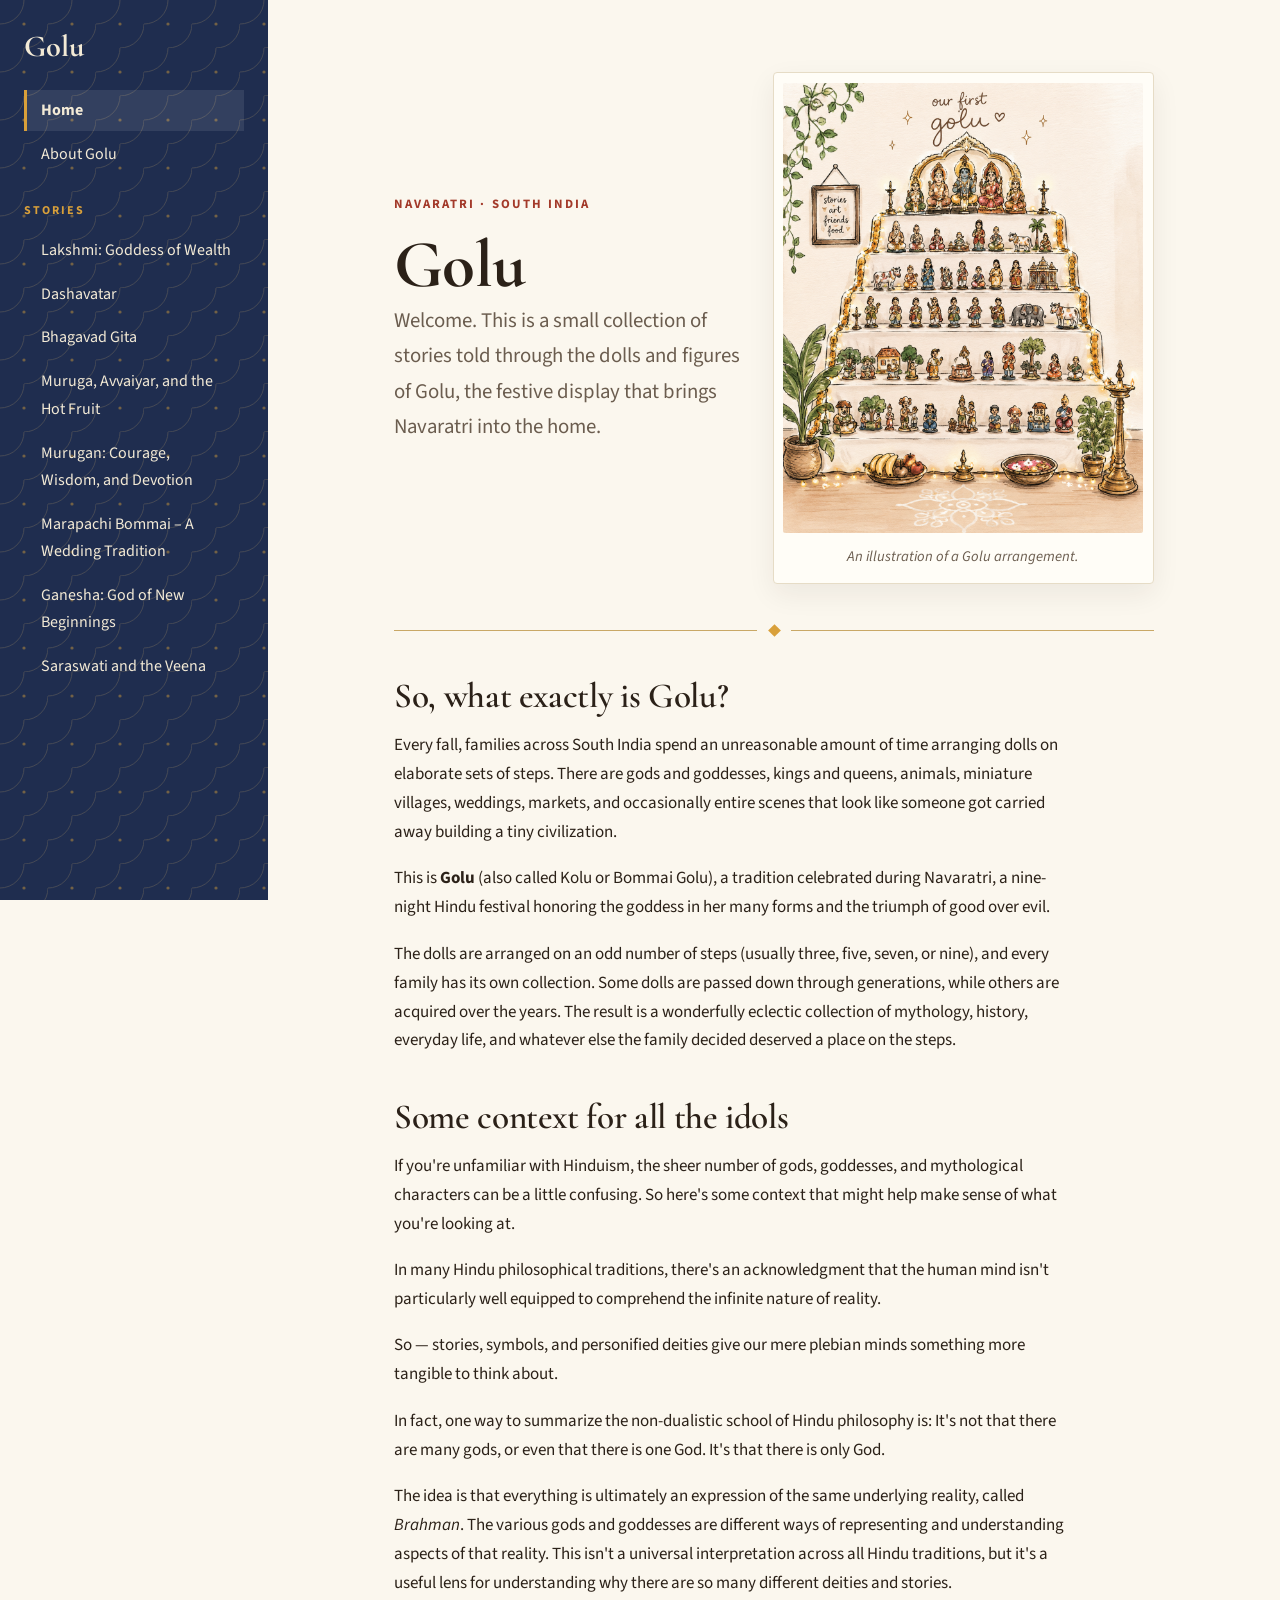
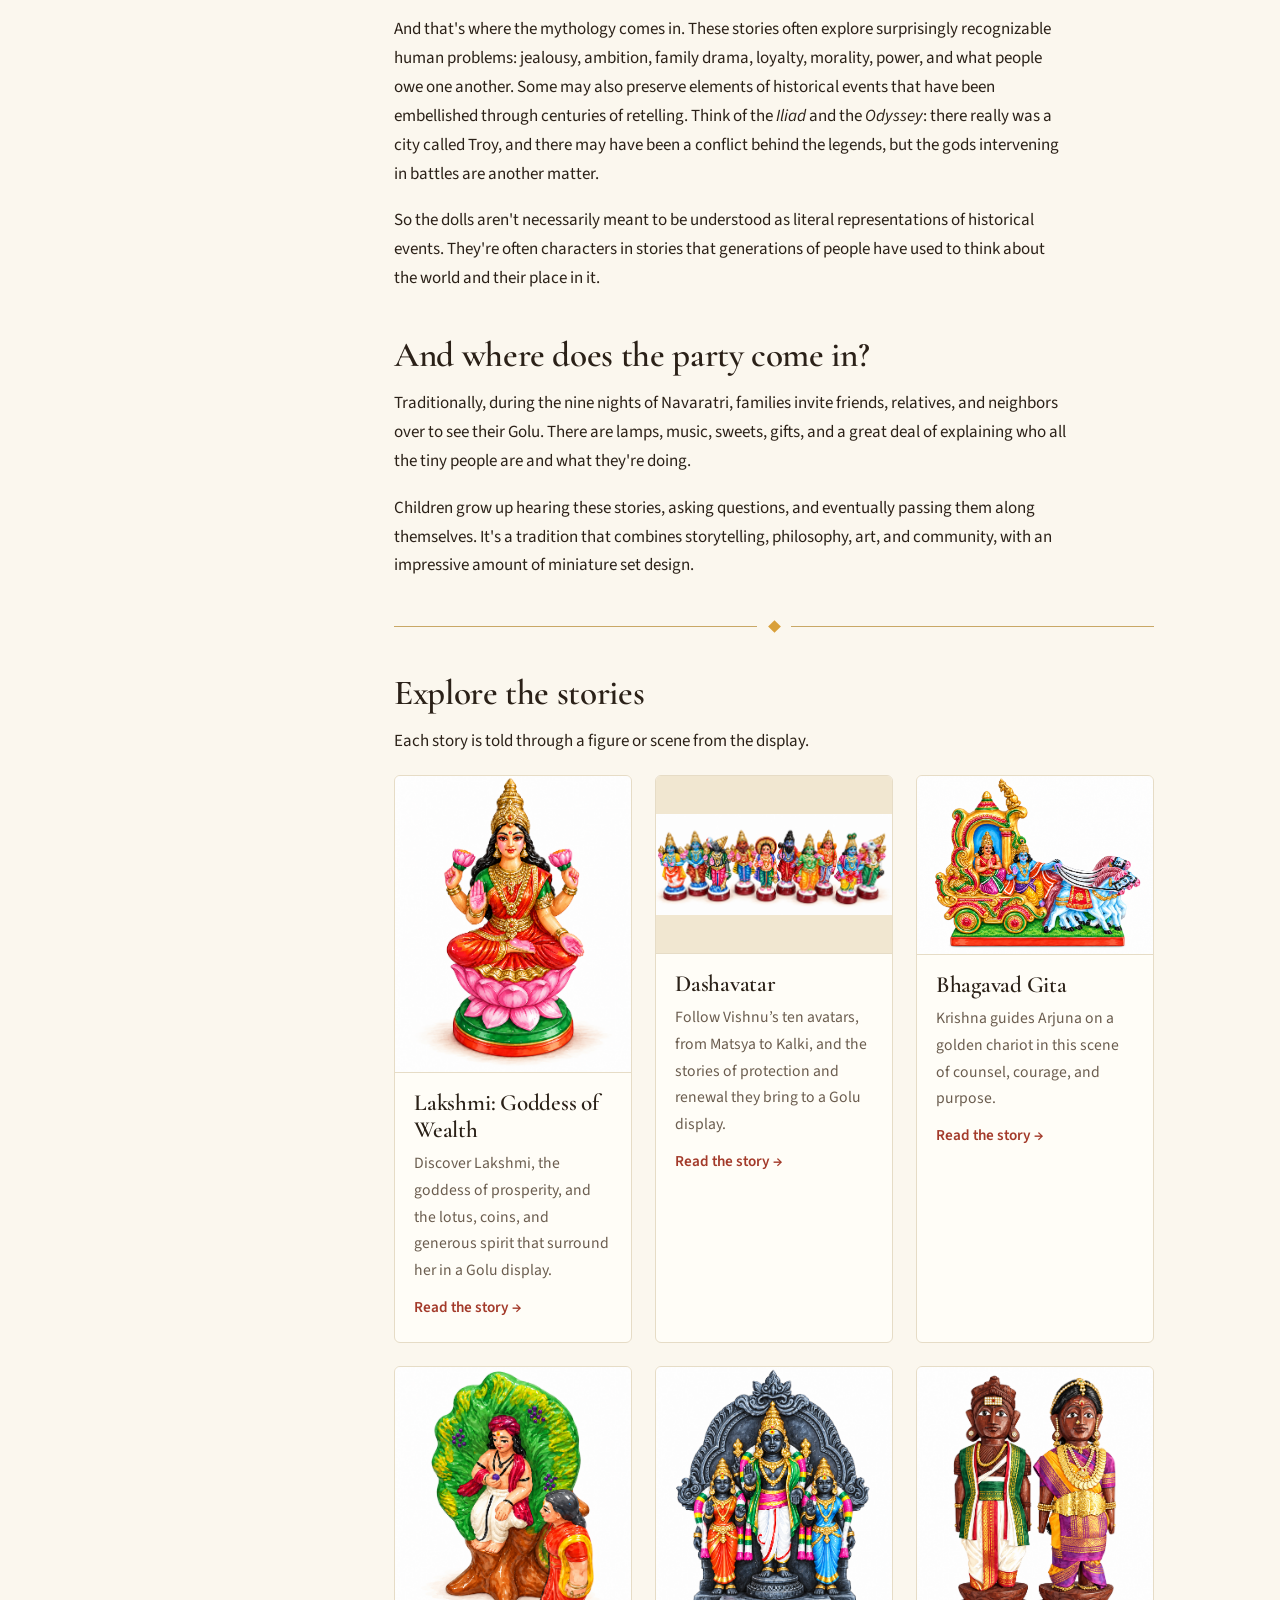
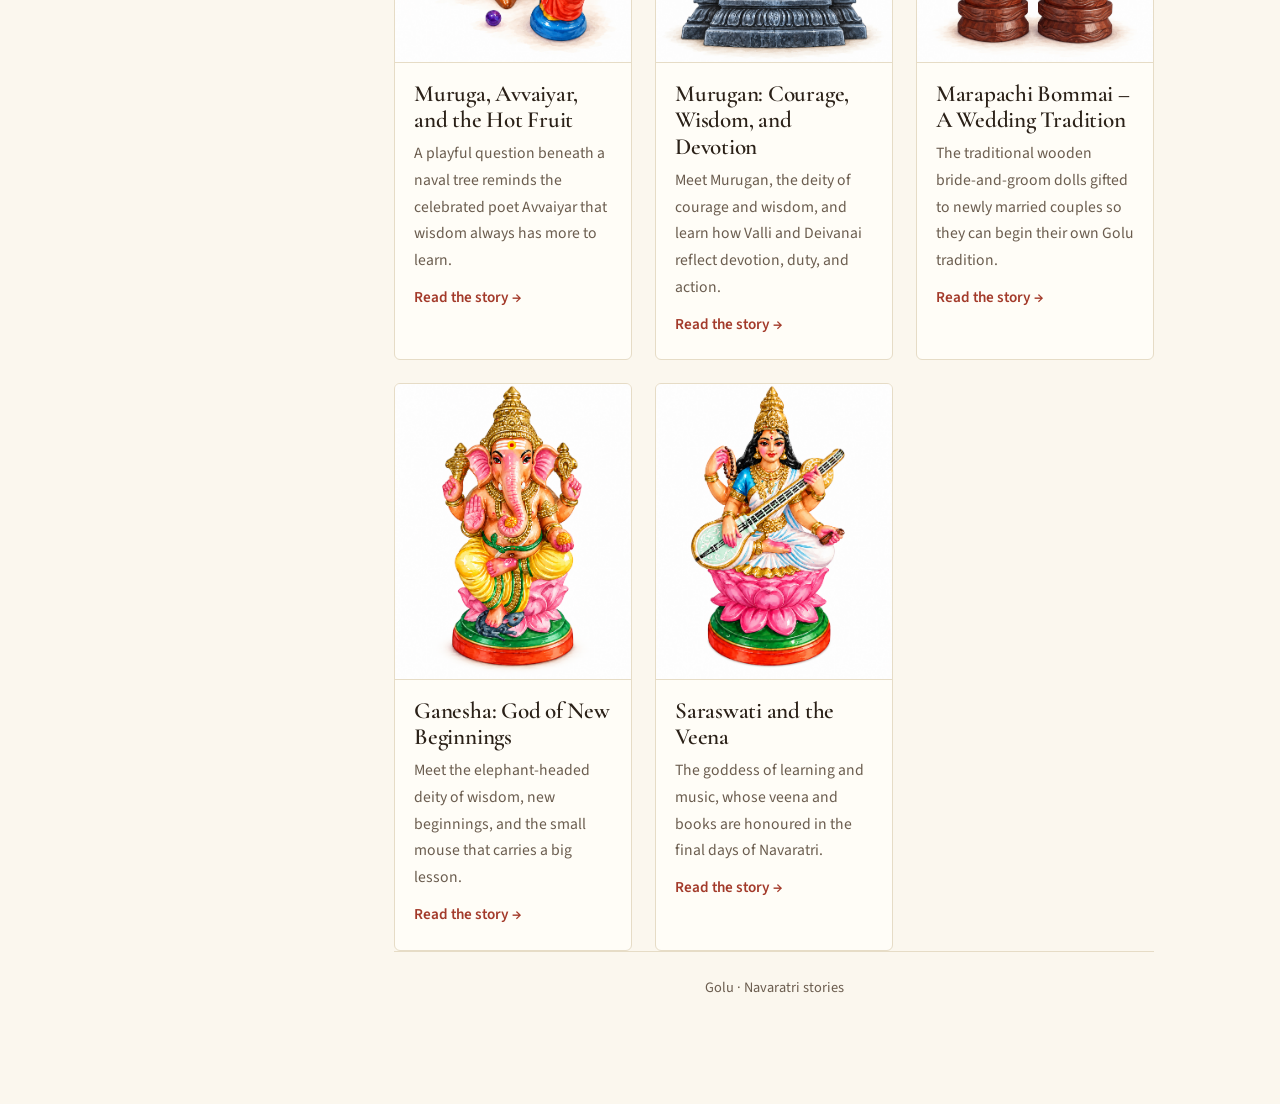
<file: index.html>
<!doctype html>
<html lang="en">
  <head>
    <meta charset="utf-8" />
    <meta name="viewport" content="width=device-width, initial-scale=1" />
    <meta name="description" content="Golu: the South Indian Navaratri tradition of displaying dolls on tiered steps, and the stories they tell." />
    <title>Golu · Dolls, Stories, and Navaratri</title>
    <link rel="preconnect" href="https://fonts.googleapis.com" />
    <link rel="preconnect" href="https://fonts.gstatic.com" crossorigin />
    <link href="https://fonts.googleapis.com/css2?family=Cormorant+Garamond:wght@600;700&family=Source+Sans+3:wght@400;600;700&display=swap" rel="stylesheet" />
    <link rel="stylesheet" href="assets/styles.css" />
    <script src="assets/js/stories.js" defer></script>
    <script src="assets/js/site.js" defer></script>
  </head>
  <body data-root="./" data-page="home">
    <a class="skip-link" href="#main">Skip to content</a>

    <div class="layout">
      <aside class="sidebar" data-sidebar></aside>

      <main class="content" id="main">
        <!-- HERO -->
        <section class="hero" aria-labelledby="golu-title">
          <div>
            <p class="eyebrow">Navaratri · South India</p>
            <h1 id="golu-title">Golu</h1>
            <p class="lede">
              Welcome. This is a small collection of stories told through the dolls and
              figures of Golu, the festive display that brings Navaratri into the home.
            </p>
          </div>
          <figure class="plate hero-art">
            <img
              src="assets/images/golu-hero.png"
              alt="Illustration of dolls arranged on tiered steps, with a decorative pot at the top"
              width="1000"
              height="800"
            />
            <figcaption>An illustration of a Golu arrangement.</figcaption>
          </figure>
        </section>

        <div class="ornament" aria-hidden="true"><span></span></div>

        <!-- WHAT IS GOLU? — edit this text in index.html -->
        <section class="about" id="about" aria-labelledby="about-title">
          <h2 id="about-title">So, what exactly is Golu?</h2>
          <p>
            Every fall, families across South India spend an unreasonable amount of time
            arranging dolls on elaborate sets of steps. There are gods and goddesses, kings and
            queens, animals, miniature villages, weddings, markets, and occasionally entire
            scenes that look like someone got carried away building a tiny civilization.
          </p>
          <p>
            This is <strong>Golu</strong> (also called Kolu or Bommai Golu), a tradition
            celebrated during Navaratri, a nine-night Hindu festival honoring the goddess in her
            many forms and the triumph of good over evil.
          </p>
          <p>
            The dolls are arranged on an odd number of steps (usually three, five, seven, or
            nine), and every family has its own collection. Some dolls are passed down through
            generations, while others are acquired over the years. The result is a wonderfully
            eclectic collection of mythology, history, everyday life, and whatever else the
            family decided deserved a place on the steps.
          </p>

          <h2>Some context for all the idols</h2>
          <p>
            If you're unfamiliar with Hinduism, the sheer number of gods, goddesses, and
            mythological characters can be a little confusing. So here's some context that might
            help make sense of what you're looking at.
          </p>
          <p>
            In many Hindu philosophical traditions, there's an acknowledgment that the human mind
            isn't particularly well equipped to comprehend the infinite nature of reality.
          </p>
          <p>
            So &mdash; stories, symbols, and personified deities give our mere plebian minds
            something more tangible to think about.
          </p>
          <p>
            In fact, one way to summarize the non-dualistic school of Hindu philosophy is: It's
            not that there are many gods, or even that there is one God. It's that there is only
            God.
          </p>
          <p>
            The idea is that everything is ultimately an expression of the same underlying
            reality, called <em>Brahman</em>. The various gods and goddesses are different ways
            of representing and understanding aspects of that reality. This isn't a universal
            interpretation across all Hindu traditions, but it's a useful lens for understanding
            why there are so many different deities and stories.
          </p>
          <p>
            And that's where the mythology comes in. These stories often explore surprisingly
            recognizable human problems: jealousy, ambition, family drama, loyalty, morality,
            power, and what people owe one another. Some may also preserve elements of historical
            events that have been embellished through centuries of retelling. Think of the
            <em>Iliad</em> and the <em>Odyssey</em>: there really was a city called Troy, and
            there may have been a conflict behind the legends, but the gods intervening in battles
            are another matter.
          </p>
          <p>
            So the dolls aren't necessarily meant to be understood as literal representations of
            historical events. They're often characters in stories that generations of people have
            used to think about the world and their place in it.
          </p>

          <h2>And where does the party come in?</h2>
          <p>
            Traditionally, during the nine nights of Navaratri, families invite friends,
            relatives, and neighbors over to see their Golu. There are lamps, music, sweets,
            gifts, and a great deal of explaining who all the tiny people are and what they're
            doing.
          </p>
          <p>
            Children grow up hearing these stories, asking questions, and eventually passing them
            along themselves. It's a tradition that combines storytelling, philosophy, art, and
            community, with an impressive amount of miniature set design.
          </p>
        </section>

        <div class="ornament" aria-hidden="true"><span></span></div>

        <!-- EXPLORE THE STORIES — generated from assets/js/stories.js -->
        <section aria-labelledby="stories-title">
          <h2 id="stories-title">Explore the stories</h2>
          <p>Each story is told through a figure or scene from the display.</p>
          <div class="story-cards" data-story-cards></div>
        </section>

        <footer class="site-footer">
          <p>Golu · Navaratri stories</p>
        </footer>
      </main>
    </div>
  </body>
</html>
</file>
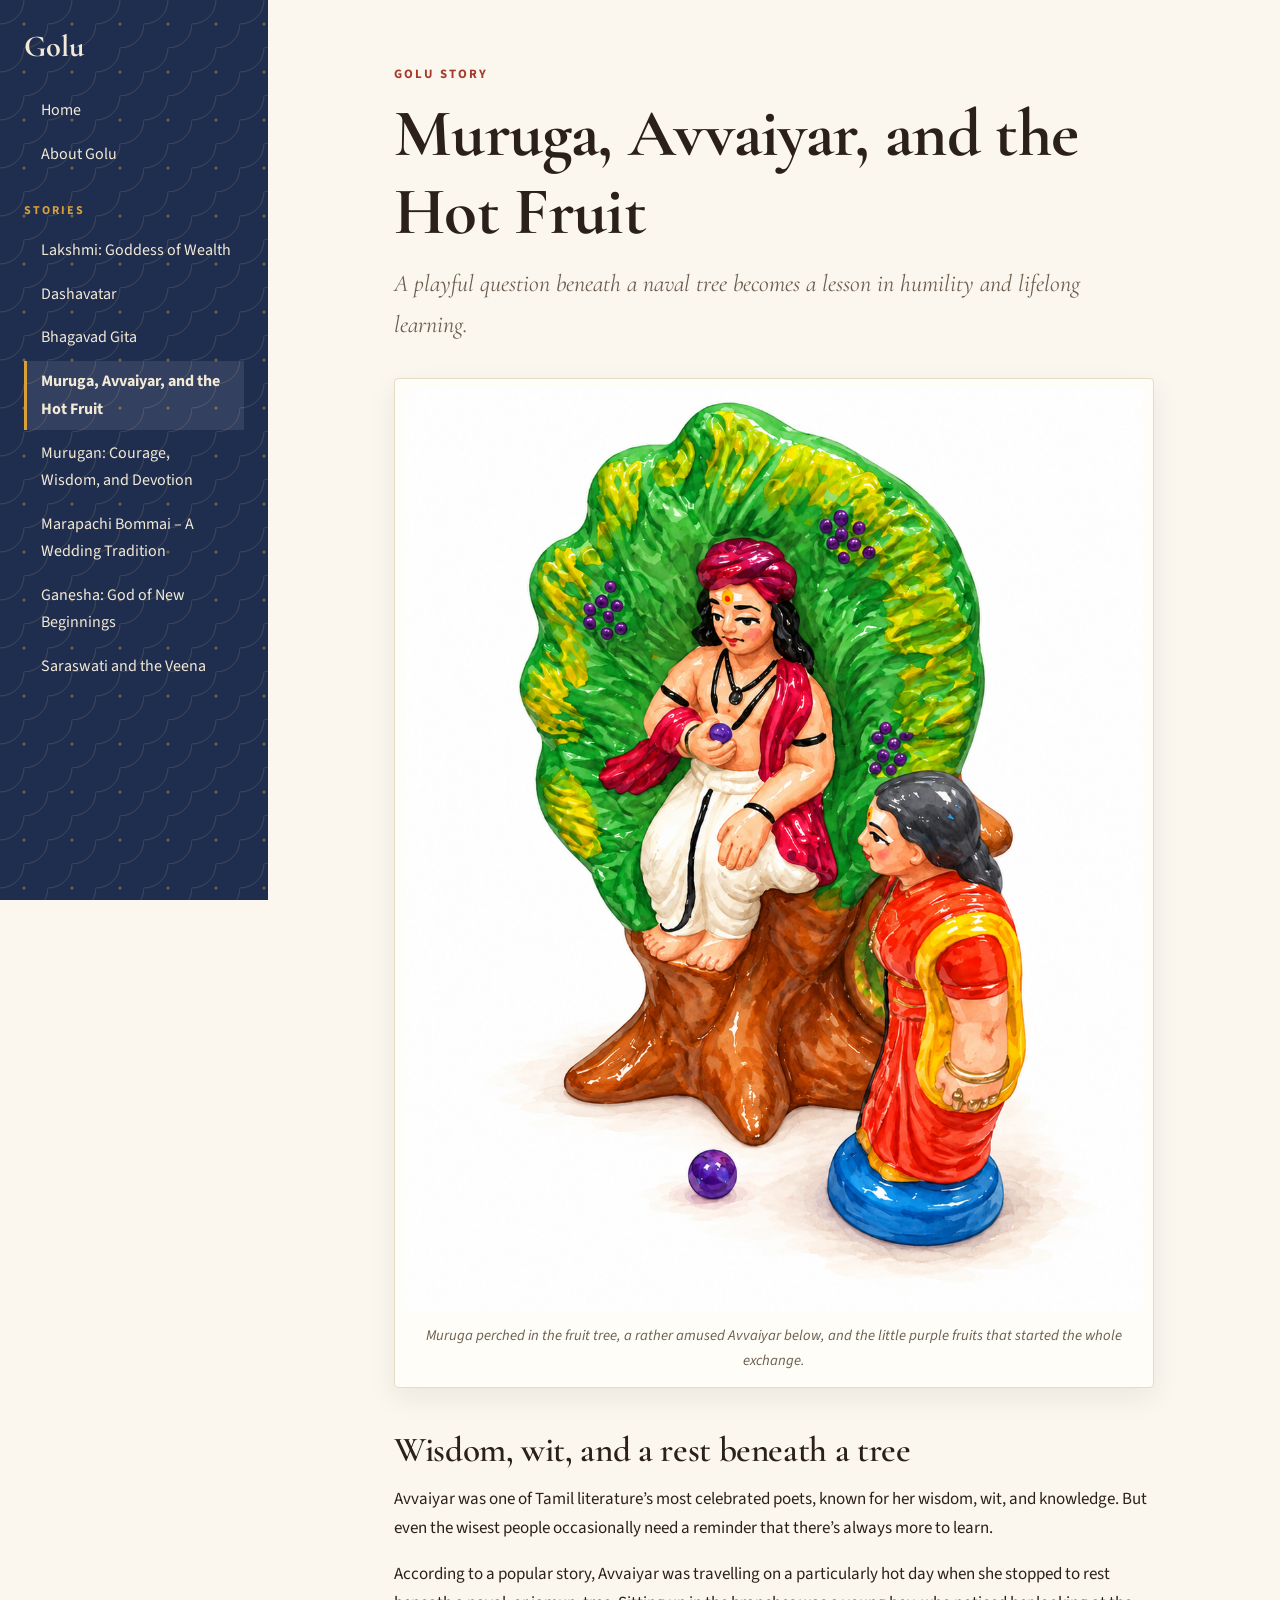
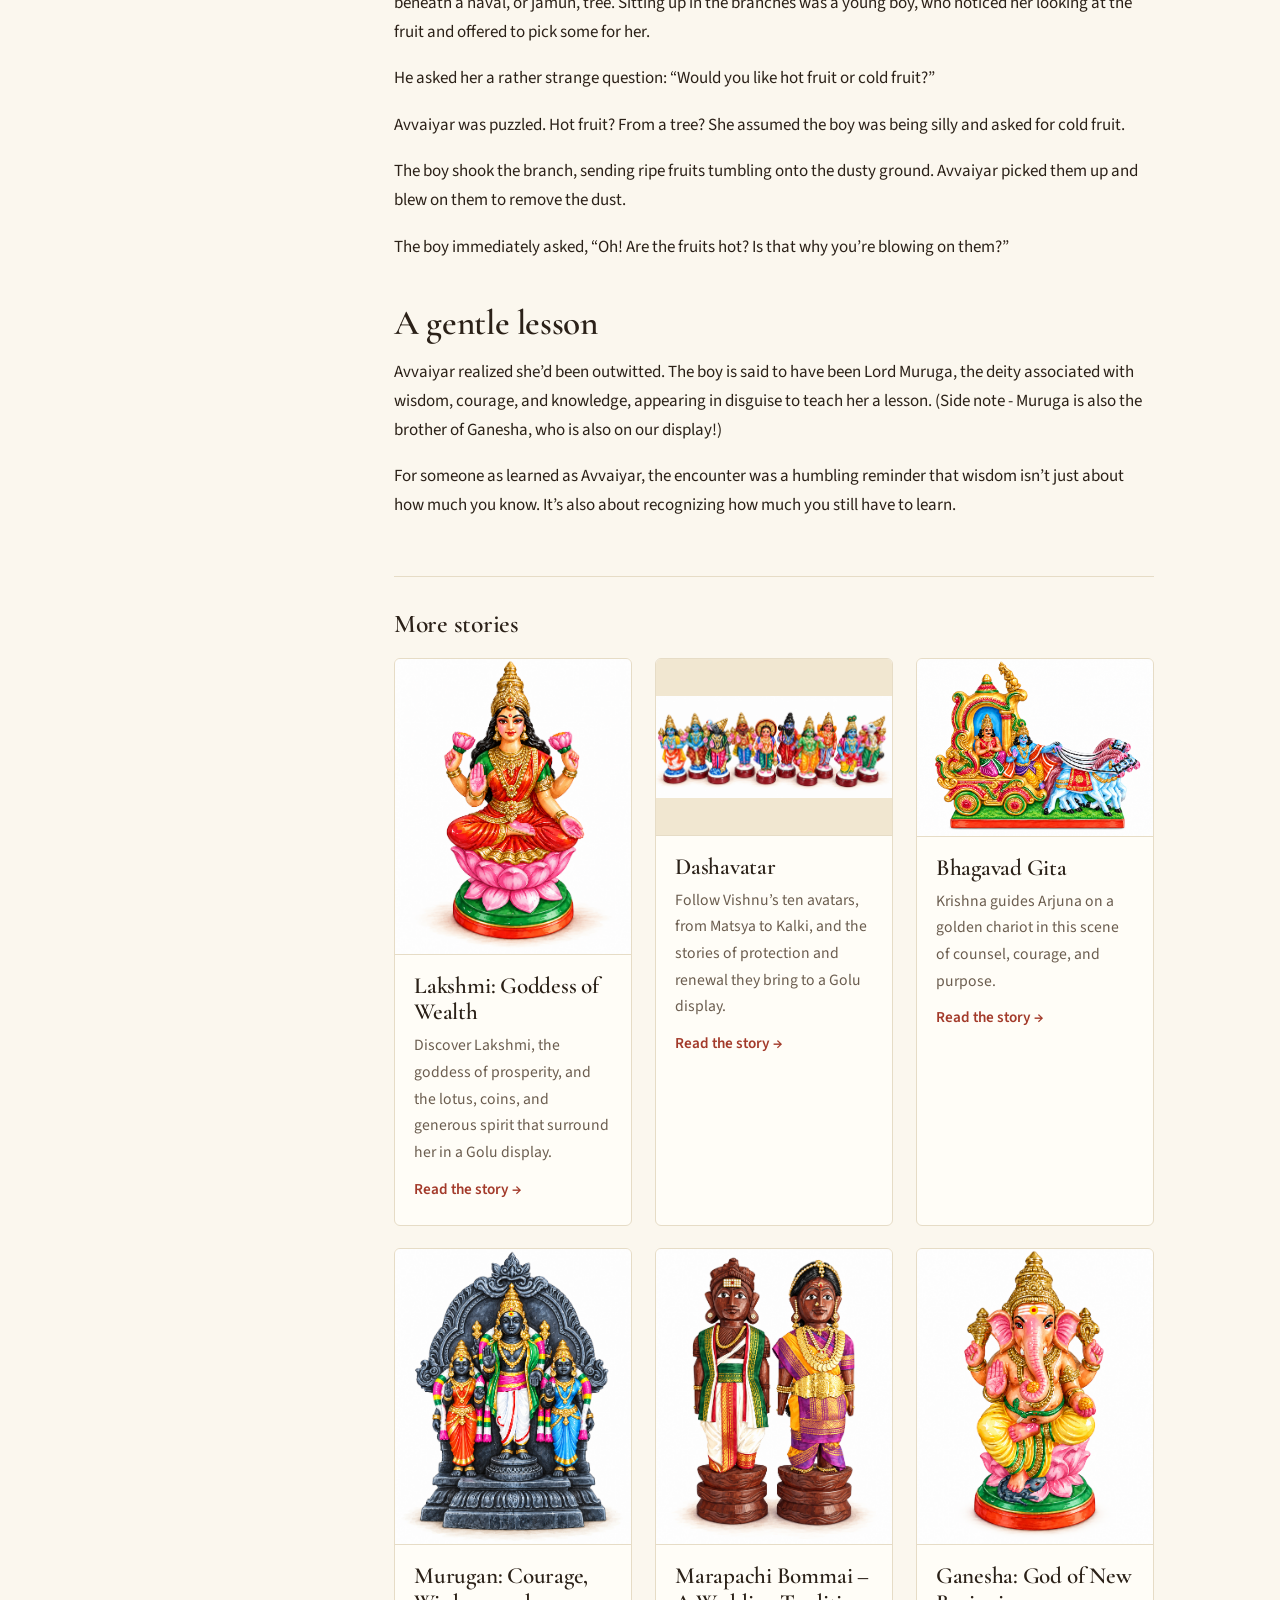
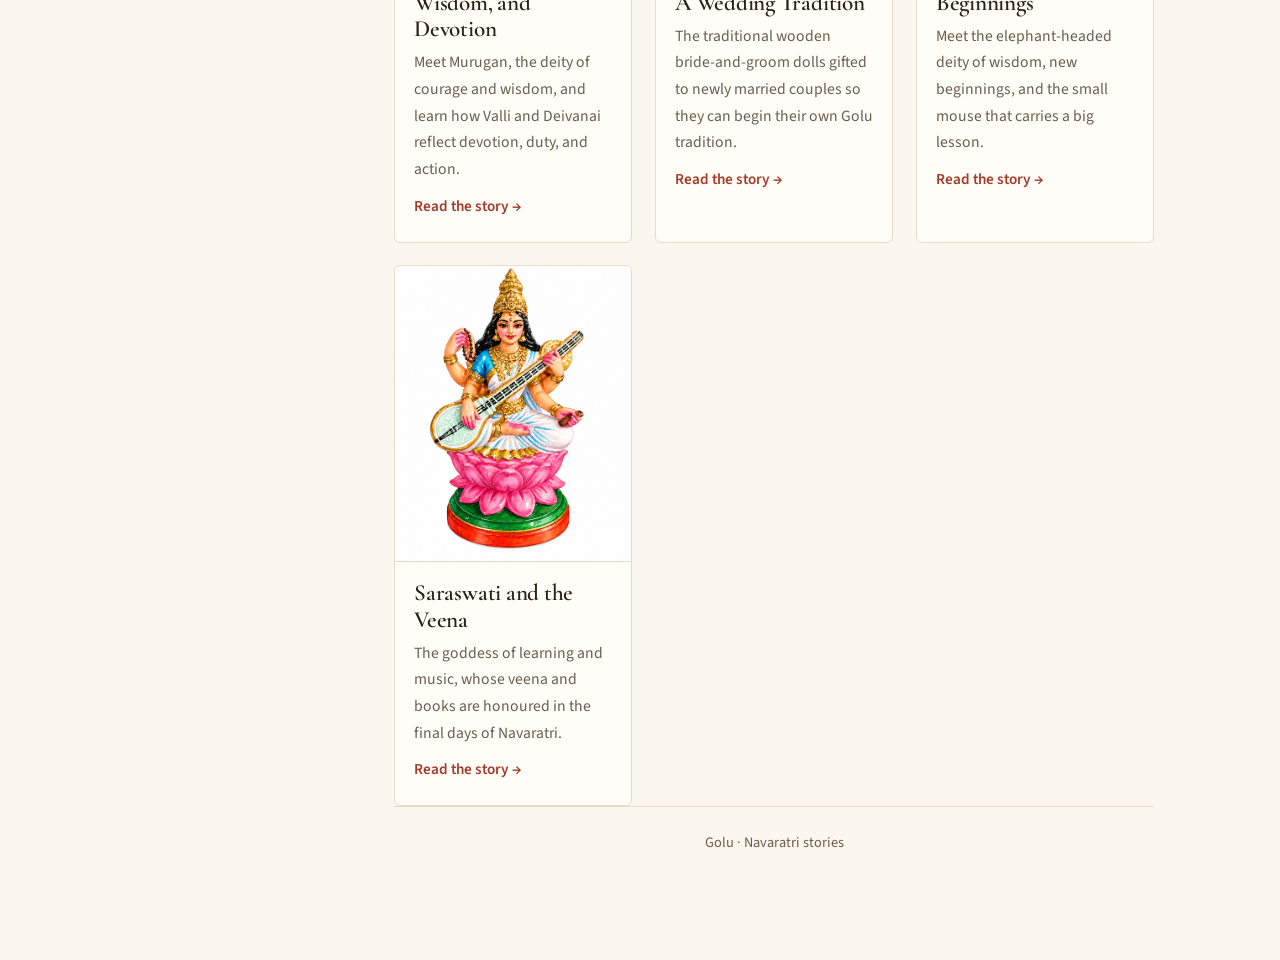
<file: stories/avvaiyar-and-murugan.html>
<!doctype html>
<html lang="en">
  <head>
    <meta charset="utf-8" /><meta name="viewport" content="width=device-width, initial-scale=1" />
    <meta name="description" content="Avvaiyar learns a playful lesson from Muruga beneath a naval tree." /><title>Muruga, Avvaiyar, and the Hot Fruit · Golu</title>
    <link rel="preconnect" href="https://fonts.googleapis.com" /><link rel="preconnect" href="https://fonts.gstatic.com" crossorigin />
    <link href="https://fonts.googleapis.com/css2?family=Cormorant+Garamond:wght@600;700&family=Source+Sans+3:wght@400;600;700&display=swap" rel="stylesheet" /><link rel="stylesheet" href="../assets/styles.css" />
    <script src="../assets/js/stories.js" defer></script><script src="../assets/js/site.js" defer></script>
  </head>
  <body data-root="../" data-story="avvaiyar-and-murugan">
    <a class="skip-link" href="#main">Skip to story</a><div class="layout"><aside class="sidebar" data-sidebar></aside><main class="content" id="main">
      <article class="story">
        <header><p class="eyebrow">Golu story</p><h1>Muruga, Avvaiyar, and the Hot Fruit</h1><p class="subtitle">A playful question beneath a naval tree becomes a lesson in humility and lifelong learning.</p></header>
        <figure class="plate"><img src="../assets/images/stories/avvaiyar-and-murugan/avvaiyar-and-murugan.png" alt="Muruga sits in a leafy jamun tree holding a purple fruit while Avvaiyar stands below in a red sari, with another fruit on the ground" width="1122" height="1402" /><figcaption>Muruga perched in the fruit tree, a rather amused Avvaiyar below, and the little purple fruits that started the whole exchange.</figcaption></figure>
        <h2>Wisdom, wit, and a rest beneath a tree</h2><p>Avvaiyar was one of Tamil literature’s most celebrated poets, known for her wisdom, wit, and knowledge. But even the wisest people occasionally need a reminder that there’s always more to learn.</p>
        <p>According to a popular story, Avvaiyar was travelling on a particularly hot day when she stopped to rest beneath a naval, or jamun, tree. Sitting up in the branches was a young boy, who noticed her looking at the fruit and offered to pick some for her.</p>
        <p>He asked her a rather strange question: “Would you like hot fruit or cold fruit?”</p><p>Avvaiyar was puzzled. Hot fruit? From a tree? She assumed the boy was being silly and asked for cold fruit.</p><p>The boy shook the branch, sending ripe fruits tumbling onto the dusty ground. Avvaiyar picked them up and blew on them to remove the dust.</p>
        <p>The boy immediately asked, “Oh! Are the fruits hot? Is that why you’re blowing on them?”</p>
        <h2>A gentle lesson</h2><p>Avvaiyar realized she’d been outwitted. The boy is said to have been Lord Muruga, the deity associated with wisdom, courage, and knowledge, appearing in disguise to teach her a lesson. (Side note - Muruga is also the brother of Ganesha, who is also on our display!)</p><p>For someone as learned as Avvaiyar, the encounter was a humbling reminder that wisdom isn’t just about how much you know. It’s also about recognizing how much you still have to learn.</p>
      </article><nav class="story-footer" data-related aria-label="More stories"></nav><footer class="site-footer"><p>Golu · Navaratri stories</p></footer>
    </main></div>
  </body>
</html>
</file>
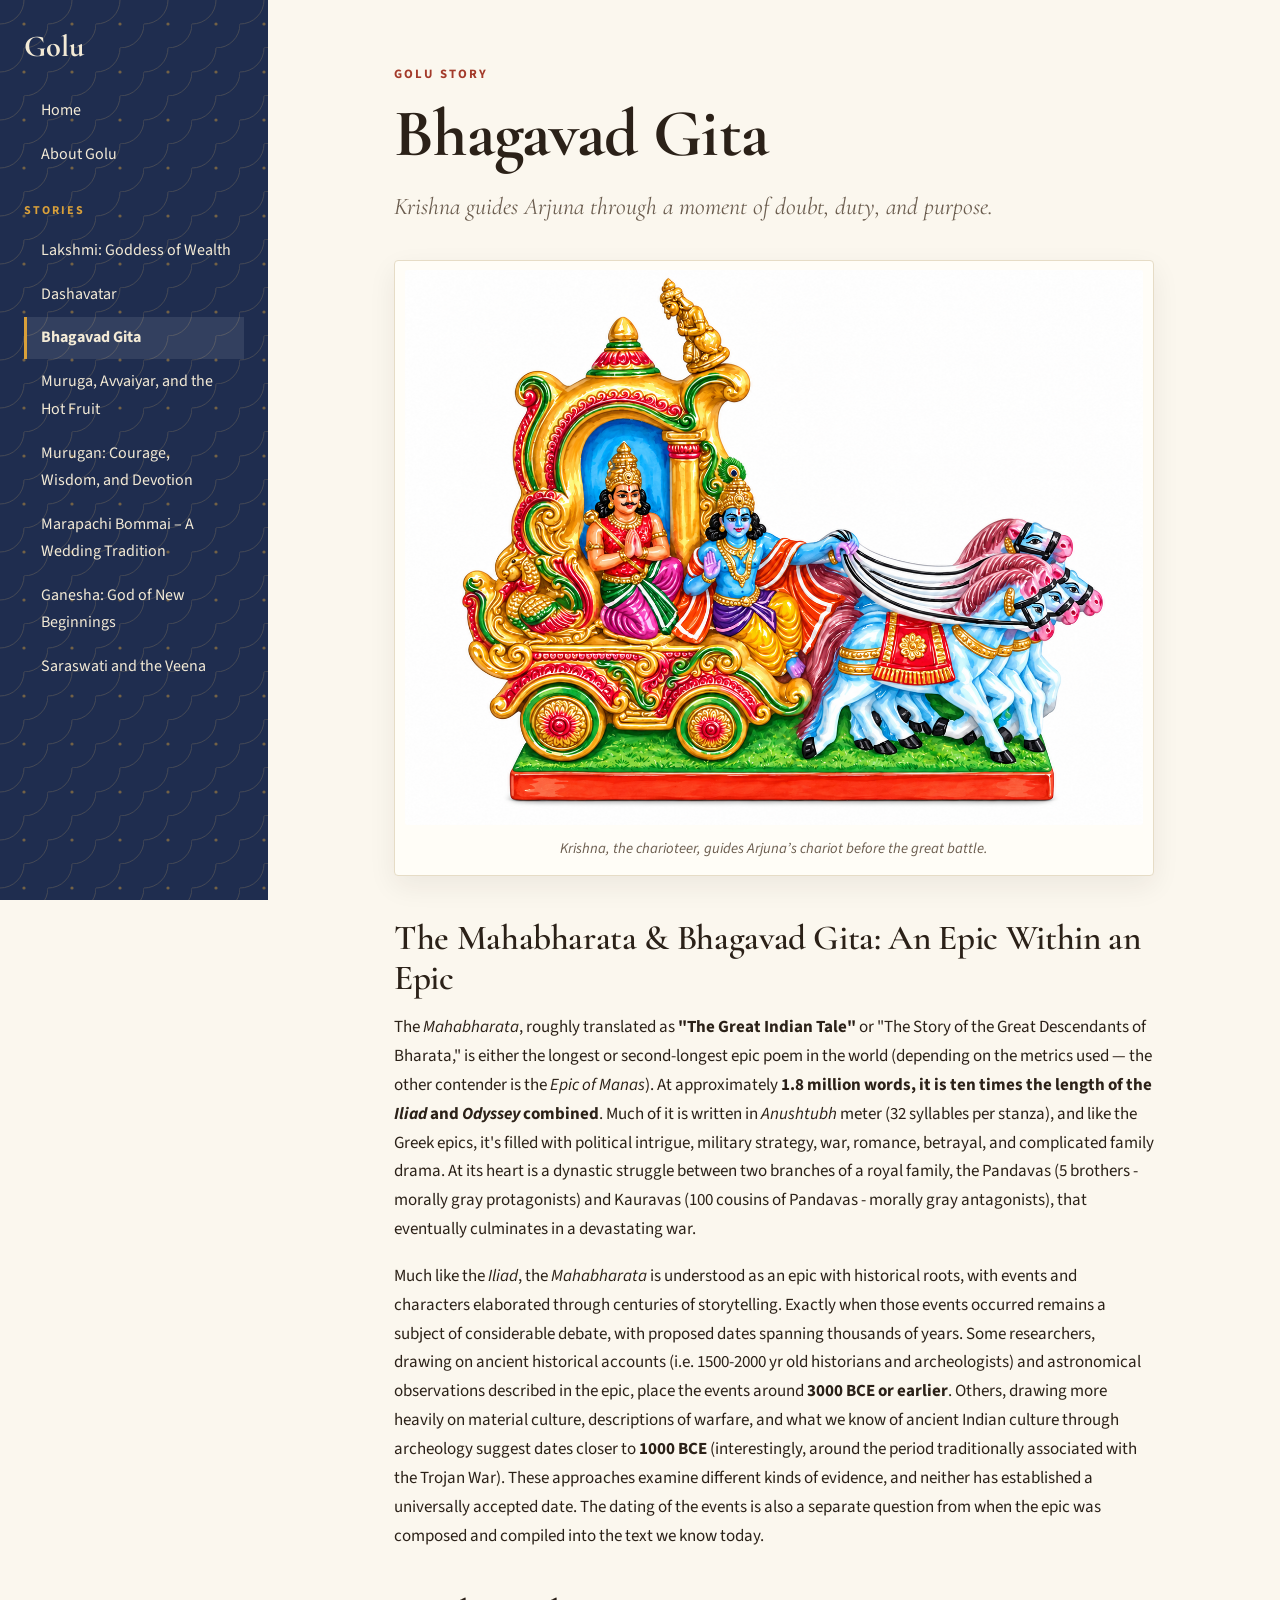
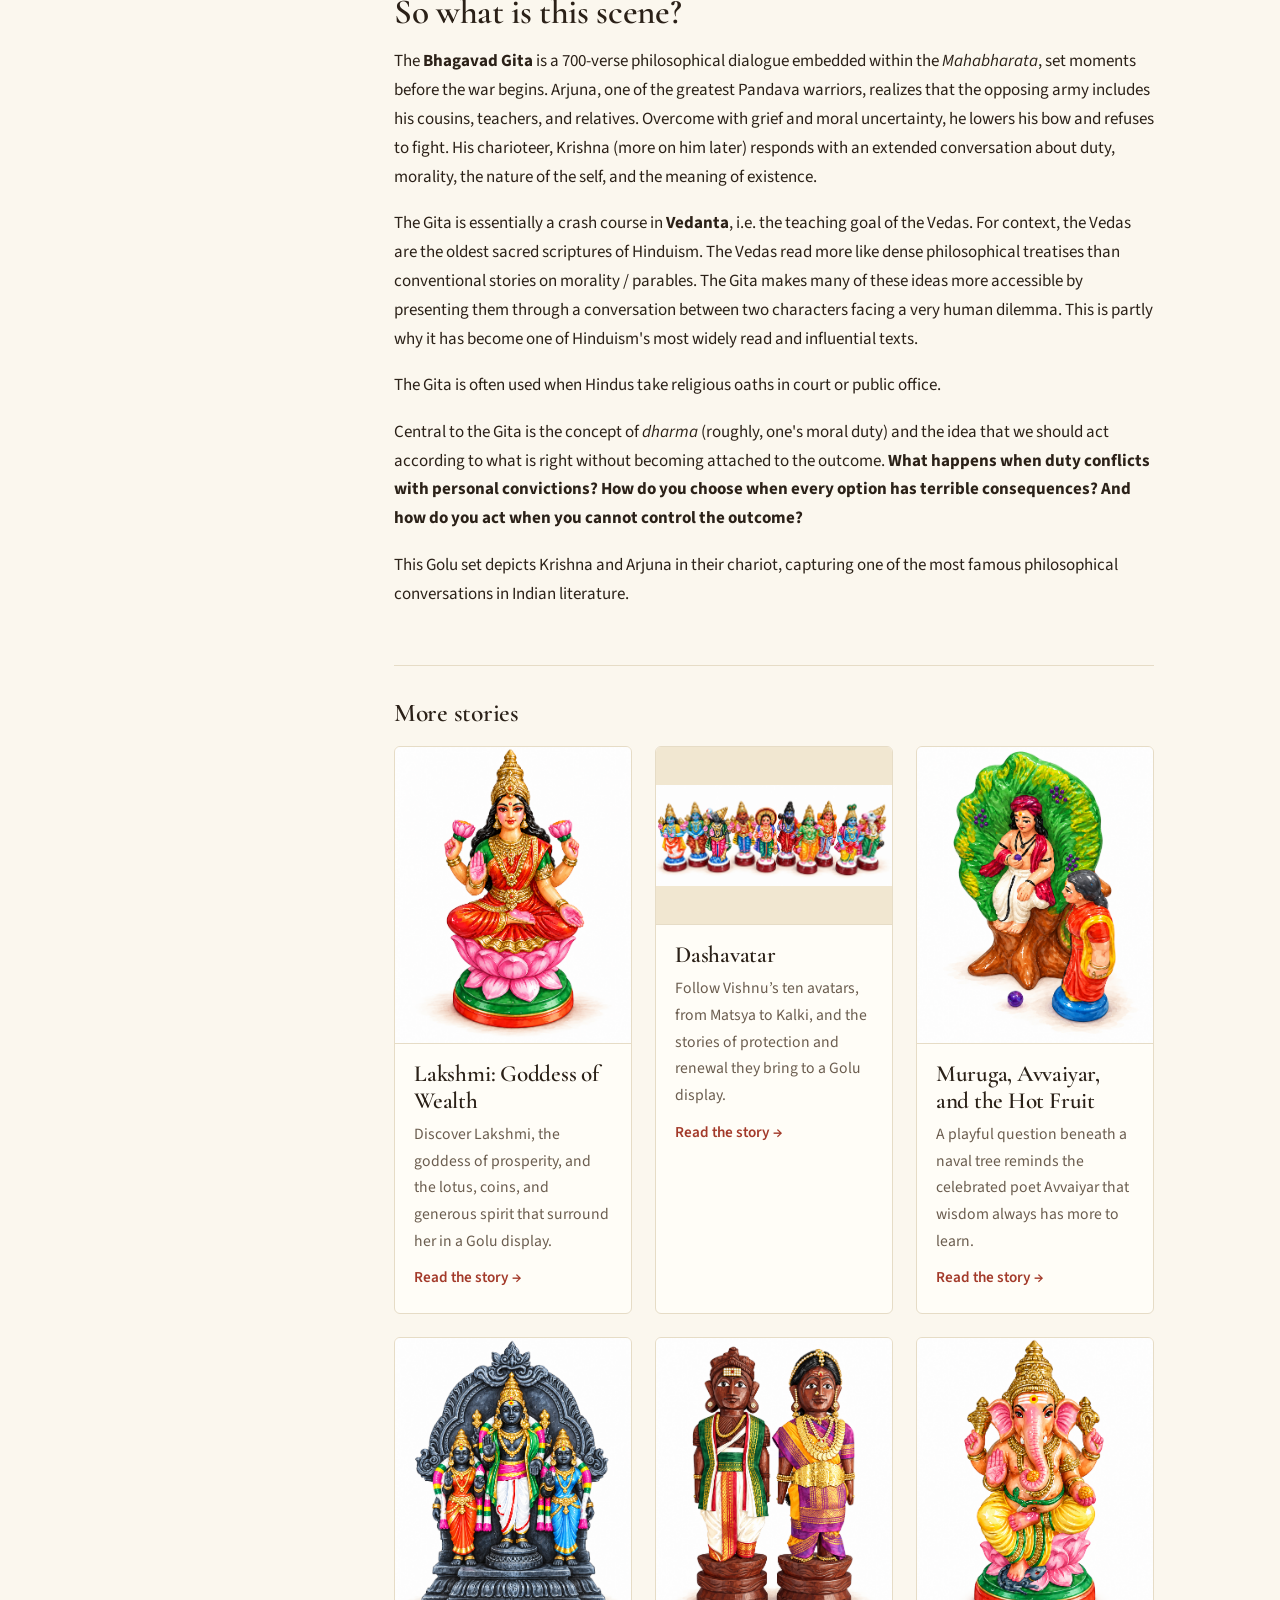
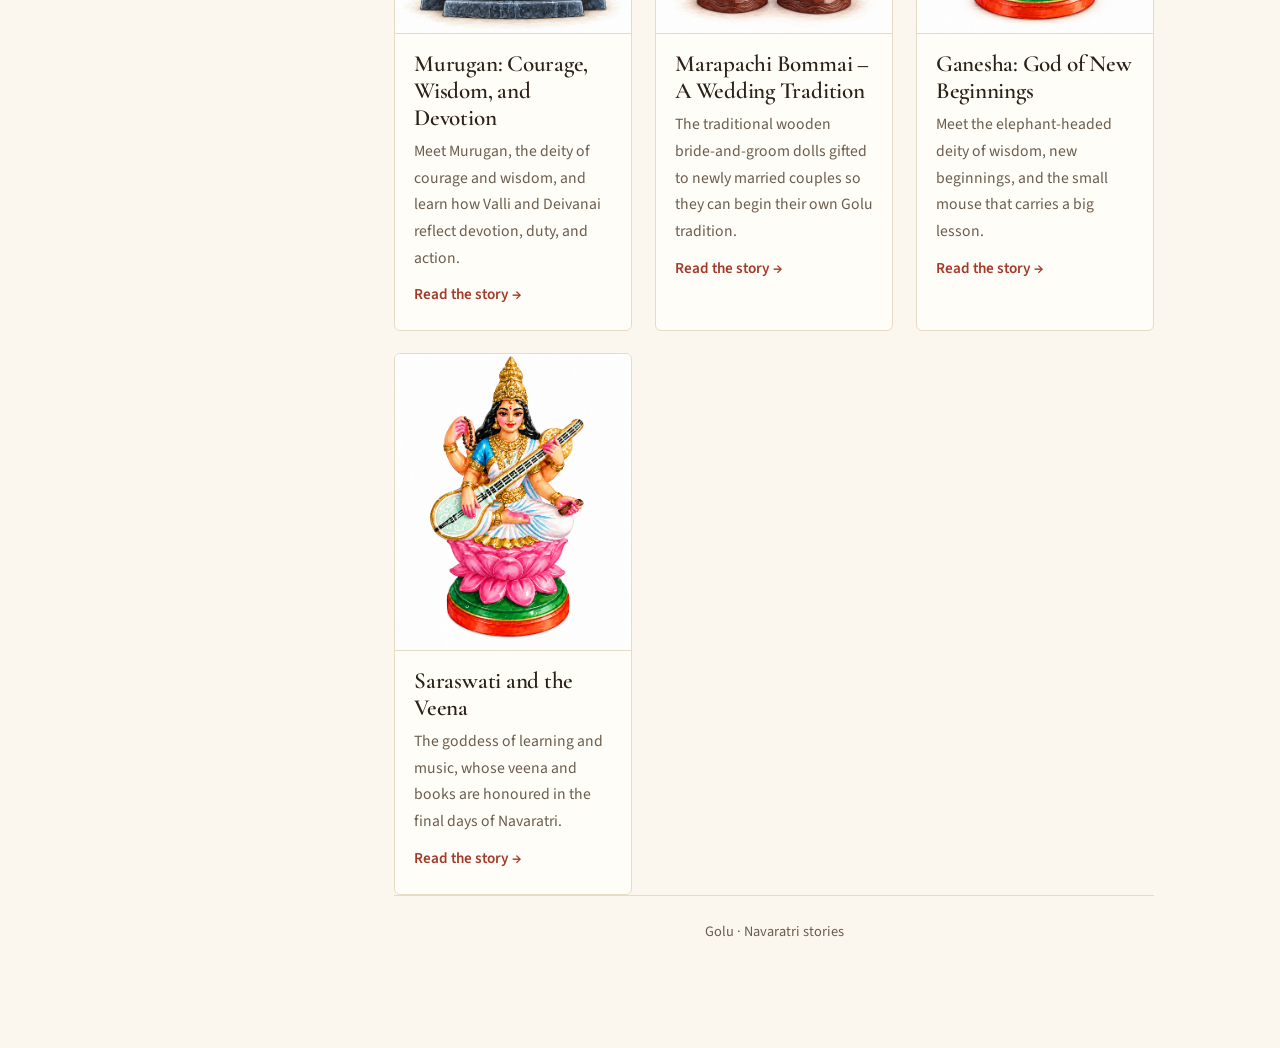
<file: stories/bhagavad-gita.html>
<!doctype html>
<html lang="en">
  <head>
    <meta charset="utf-8" /><meta name="viewport" content="width=device-width, initial-scale=1" />
    <meta name="description" content="Krishna guides Arjuna on the chariot in this Bhagavad Gita Golu scene." /><title>Bhagavad Gita · Golu</title>
    <link rel="preconnect" href="https://fonts.googleapis.com" /><link rel="preconnect" href="https://fonts.gstatic.com" crossorigin />
    <link href="https://fonts.googleapis.com/css2?family=Cormorant+Garamond:wght@600;700&family=Source+Sans+3:wght@400;600;700&display=swap" rel="stylesheet" /><link rel="stylesheet" href="../assets/styles.css" />
    <script src="../assets/js/stories.js" defer></script><script src="../assets/js/site.js" defer></script>
  </head>
  <body data-root="../" data-story="bhagavad-gita">
    <a class="skip-link" href="#main">Skip to story</a><div class="layout"><aside class="sidebar" data-sidebar></aside><main class="content" id="main">
      <article class="story">
        <header><p class="eyebrow">Golu story</p><h1>Bhagavad Gita</h1><p class="subtitle">Krishna guides Arjuna through a moment of doubt, duty, and purpose.</p></header>
        <figure class="plate"><img src="../assets/images/stories/bhagavad-gita/krishna-arjuna-chariot.png" alt="A colorful Bhagavad Gita tableau with Krishna driving Arjuna's golden chariot pulled by four white horses" width="1448" height="1086" /><figcaption>Krishna, the charioteer, guides Arjuna’s chariot before the great battle.</figcaption></figure>
        <h2>The Mahabharata &amp; Bhagavad Gita: An Epic Within an Epic</h2>
        <p>The <em>Mahabharata</em>, roughly translated as <strong>"The Great Indian Tale"</strong> or "The Story of the Great Descendants of Bharata," is either the longest or second-longest epic poem in the world (depending on the metrics used — the other contender is the <em>Epic of Manas</em>). At approximately <strong>1.8 million words, it is ten times the length of the <em>Iliad</em> and <em>Odyssey</em> combined</strong>. Much of it is written in <em>Anushtubh</em> meter (32 syllables per stanza), and like the Greek epics, it's filled with political intrigue, military strategy, war, romance, betrayal, and complicated family drama. At its heart is a dynastic struggle between two branches of a royal family, the Pandavas (5 brothers - morally gray protagonists) and Kauravas (100 cousins of Pandavas - morally gray antagonists), that eventually culminates in a devastating war.</p>
        <p>Much like the <em>Iliad</em>, the <em>Mahabharata</em> is understood as an epic with historical roots, with events and characters elaborated through centuries of storytelling. Exactly when those events occurred remains a subject of considerable debate, with proposed dates spanning thousands of years. Some researchers, drawing on ancient historical accounts (i.e. 1500-2000 yr old historians and archeologists) and astronomical observations described in the epic, place the events around <strong>3000 BCE or earlier</strong>. Others, drawing more heavily on  material culture, descriptions of warfare, and what we know of ancient Indian culture through archeology suggest dates closer to <strong>1000 BCE</strong> (interestingly, around the period traditionally associated with the Trojan War). These approaches examine different kinds of evidence, and neither has established a universally accepted date. The dating of the events is also a separate question from when the epic was composed and compiled into the text we know today.</p>
        <h2>So what is this scene?</h2>
        <p>The <strong>Bhagavad Gita</strong> is a 700-verse philosophical dialogue embedded within the <em>Mahabharata</em>, set moments before the war begins. Arjuna, one of the greatest Pandava warriors, realizes that the opposing army includes his cousins, teachers, and relatives. Overcome with grief and moral uncertainty, he lowers his bow and refuses to fight. His charioteer, Krishna (more on him later) responds with an extended conversation about duty, morality, the nature of the self, and the meaning of existence.</p>
        <p>The Gita is essentially a crash course in <strong>Vedanta</strong>, i.e. the teaching goal of the Vedas. For context, the Vedas are the oldest sacred scriptures of Hinduism. The Vedas read more like dense philosophical treatises than conventional stories on morality / parables. The Gita makes many of these ideas more accessible by presenting them through a conversation between two characters facing a very human dilemma. This is partly why it has become one of Hinduism's most widely read and influential texts.</p>
        <p>The Gita is often used when Hindus take religious oaths in court or public office.</p>
        <p>Central to the Gita is the concept of <em>dharma</em> (roughly, one's moral duty) and the idea that we should act according to what is right without becoming attached to the outcome. <strong>What happens when duty conflicts with personal convictions? How do you choose when every option has terrible consequences? And how do you act when you cannot control the outcome?</strong></p>
        <p>This Golu set depicts Krishna and Arjuna in their chariot, capturing one of the most famous philosophical conversations in Indian literature.</p>
      </article><nav class="story-footer" data-related aria-label="More stories"></nav><footer class="site-footer"><p>Golu · Navaratri stories</p></footer>
    </main></div>
  </body>
</html>
</file>
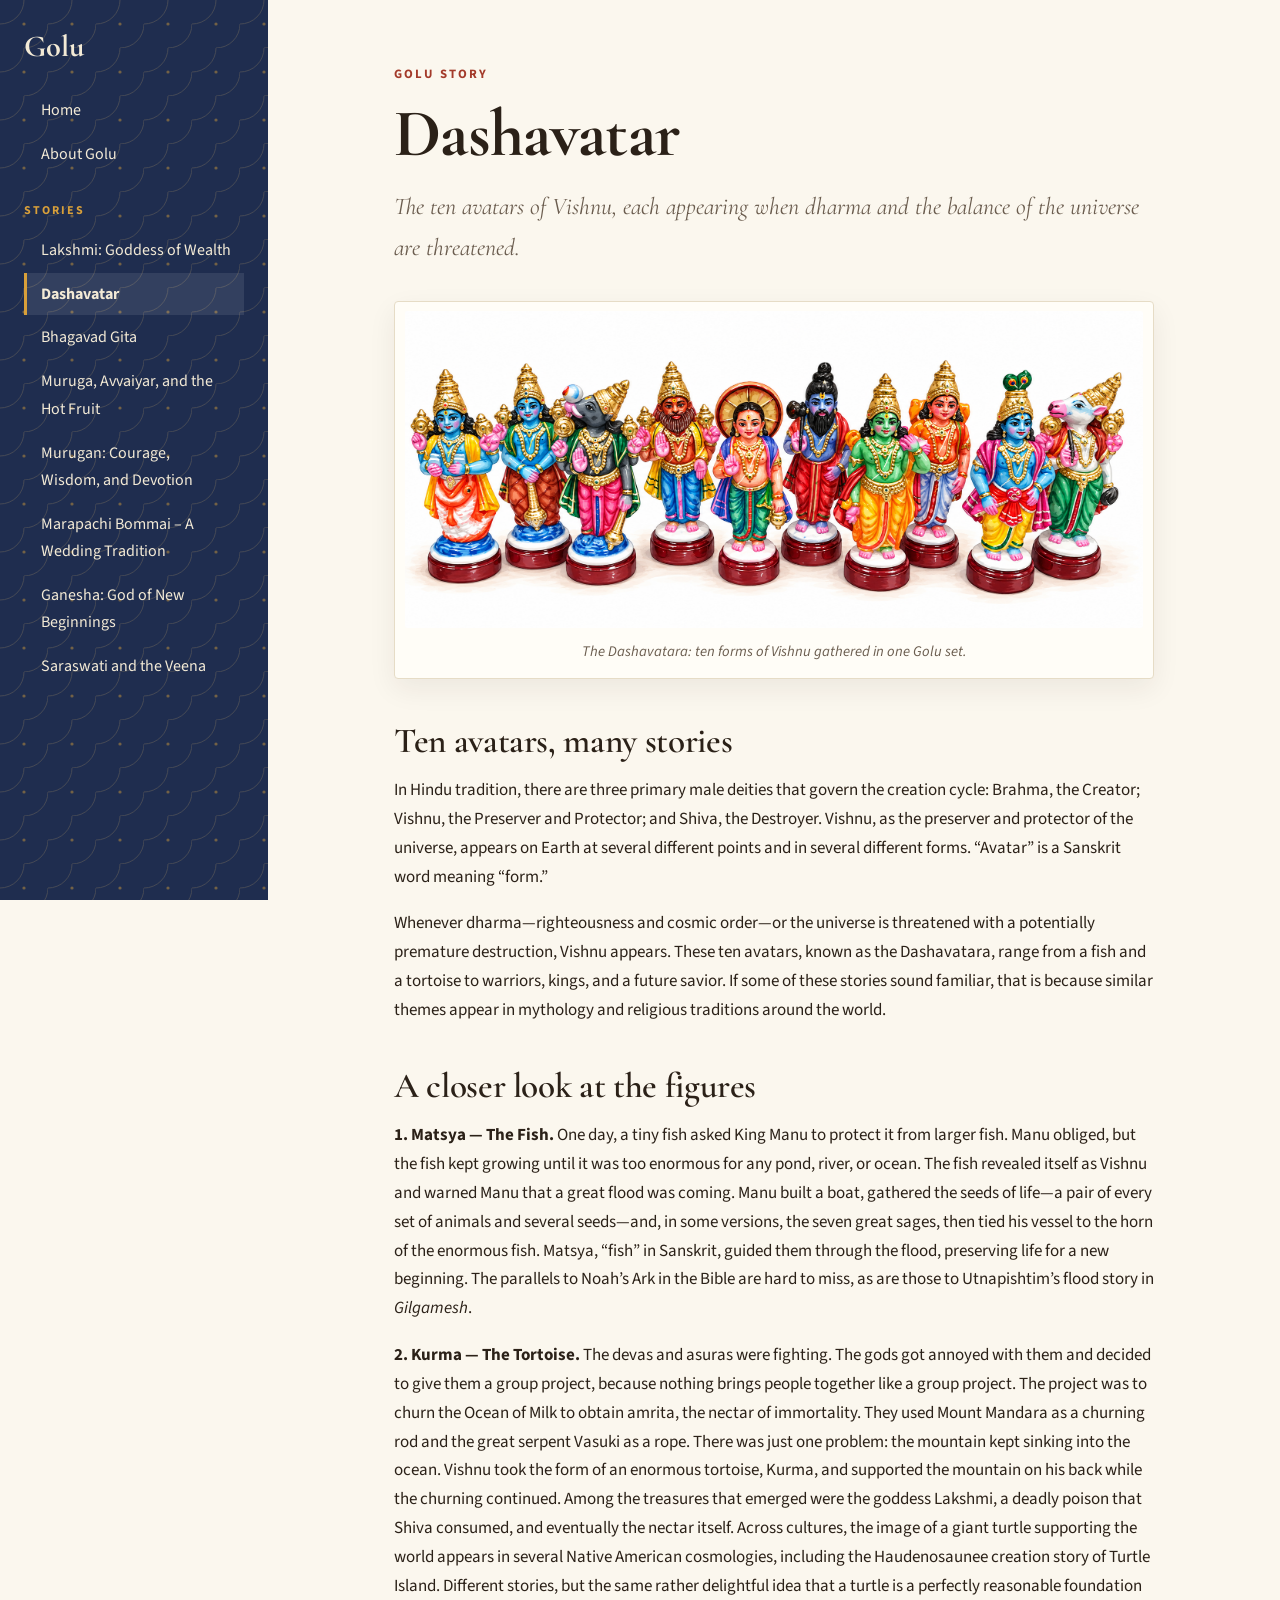
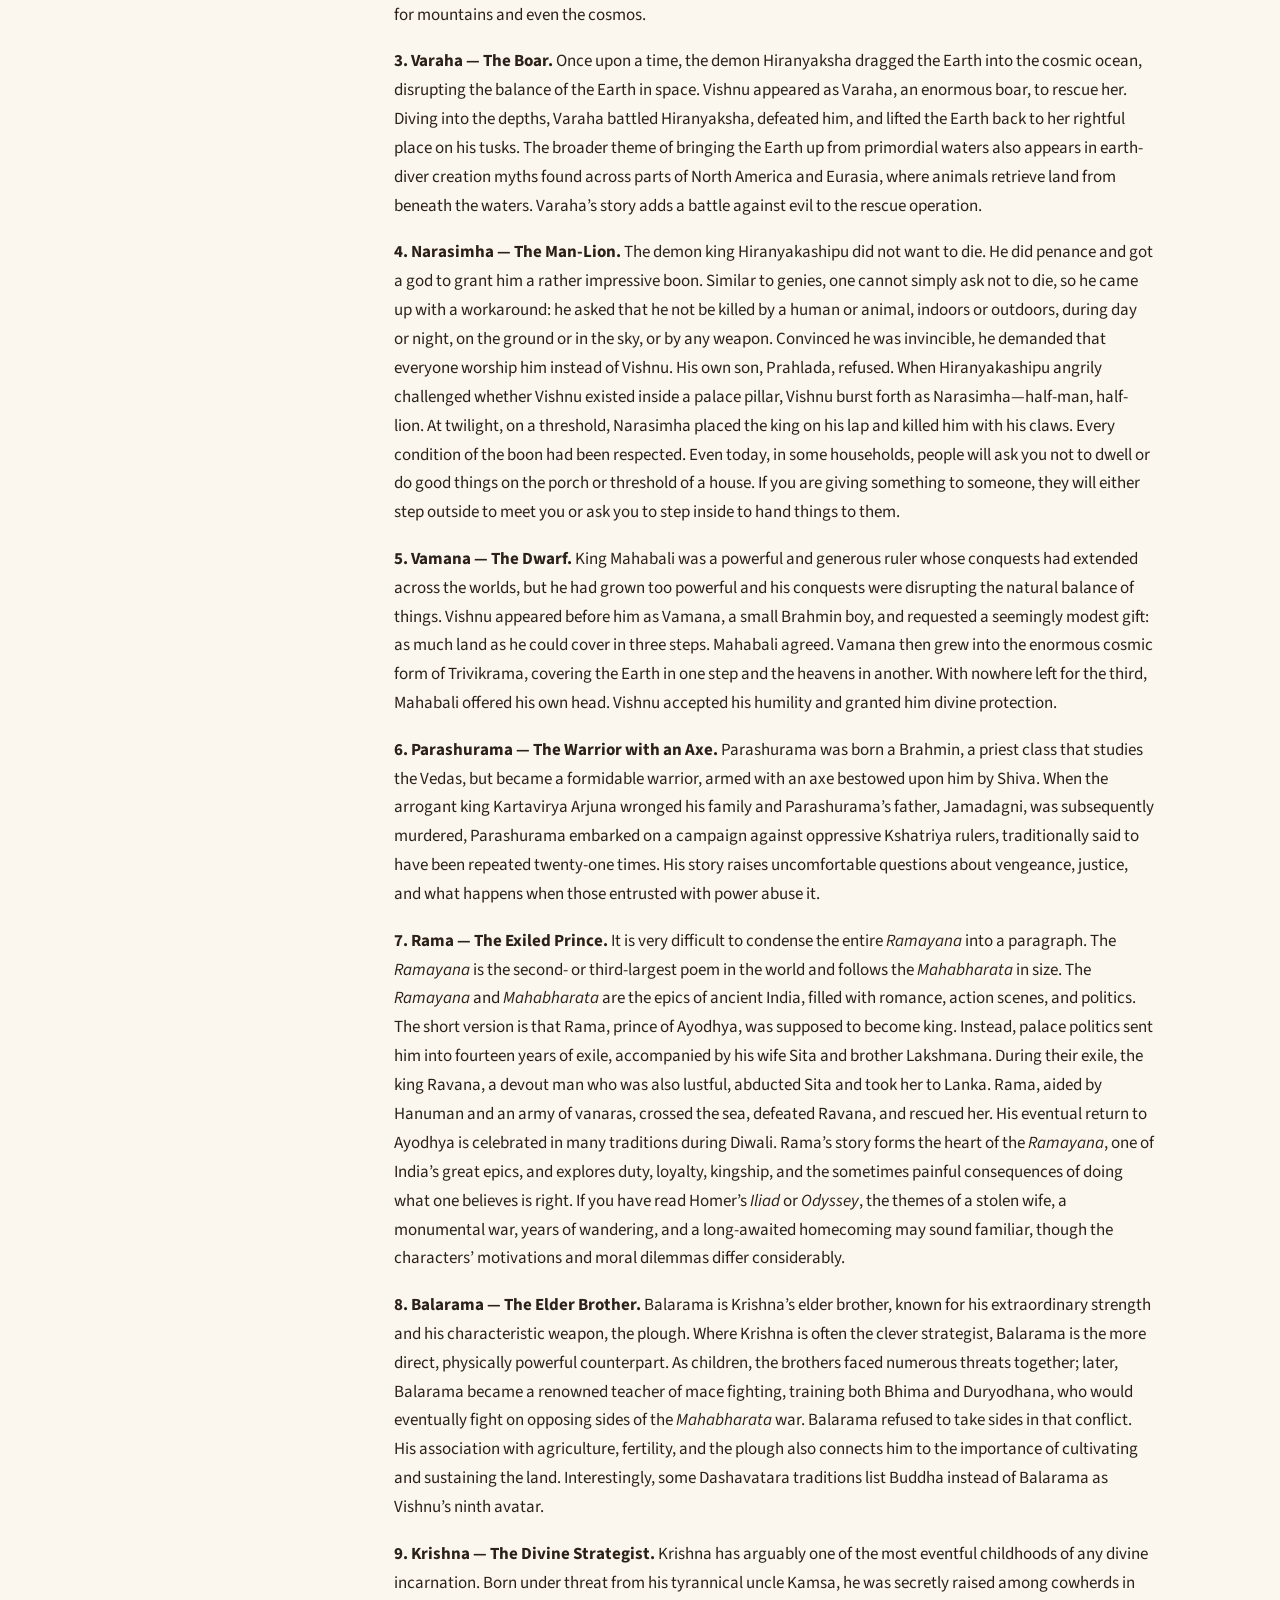
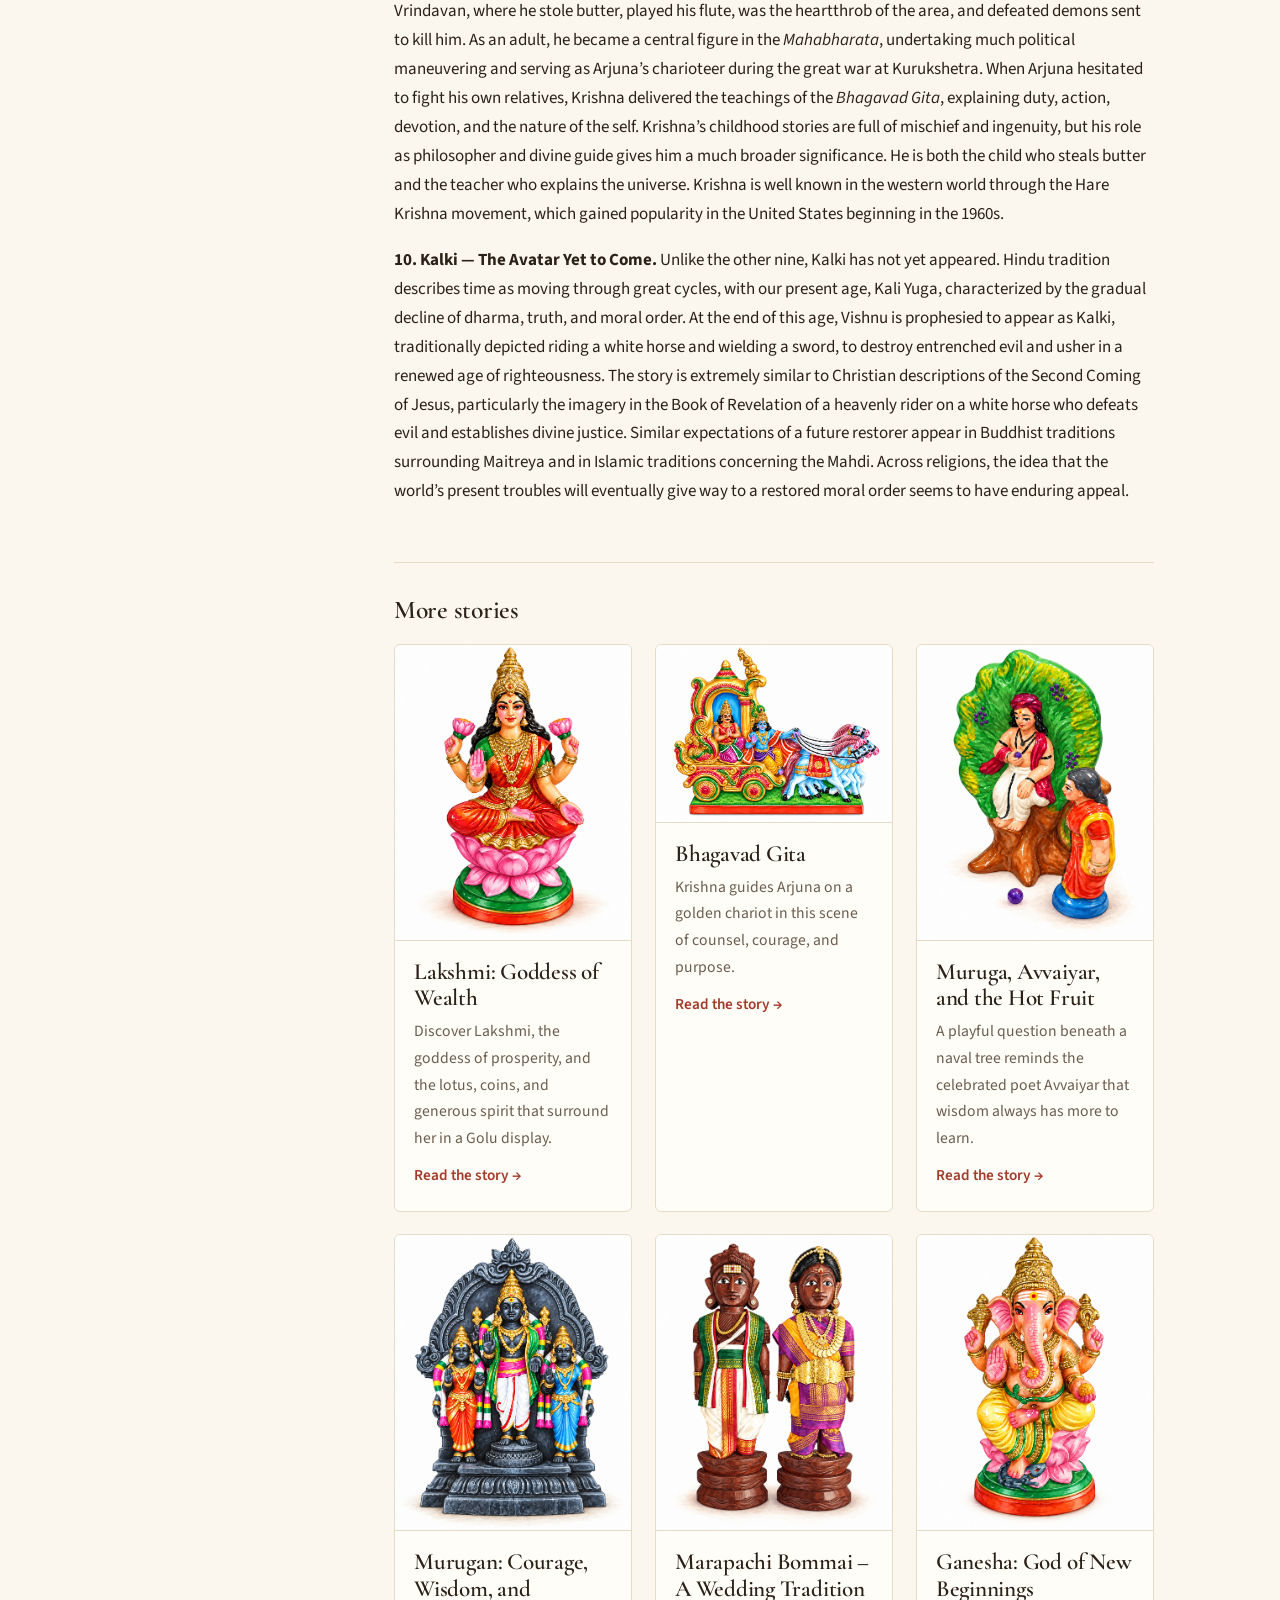
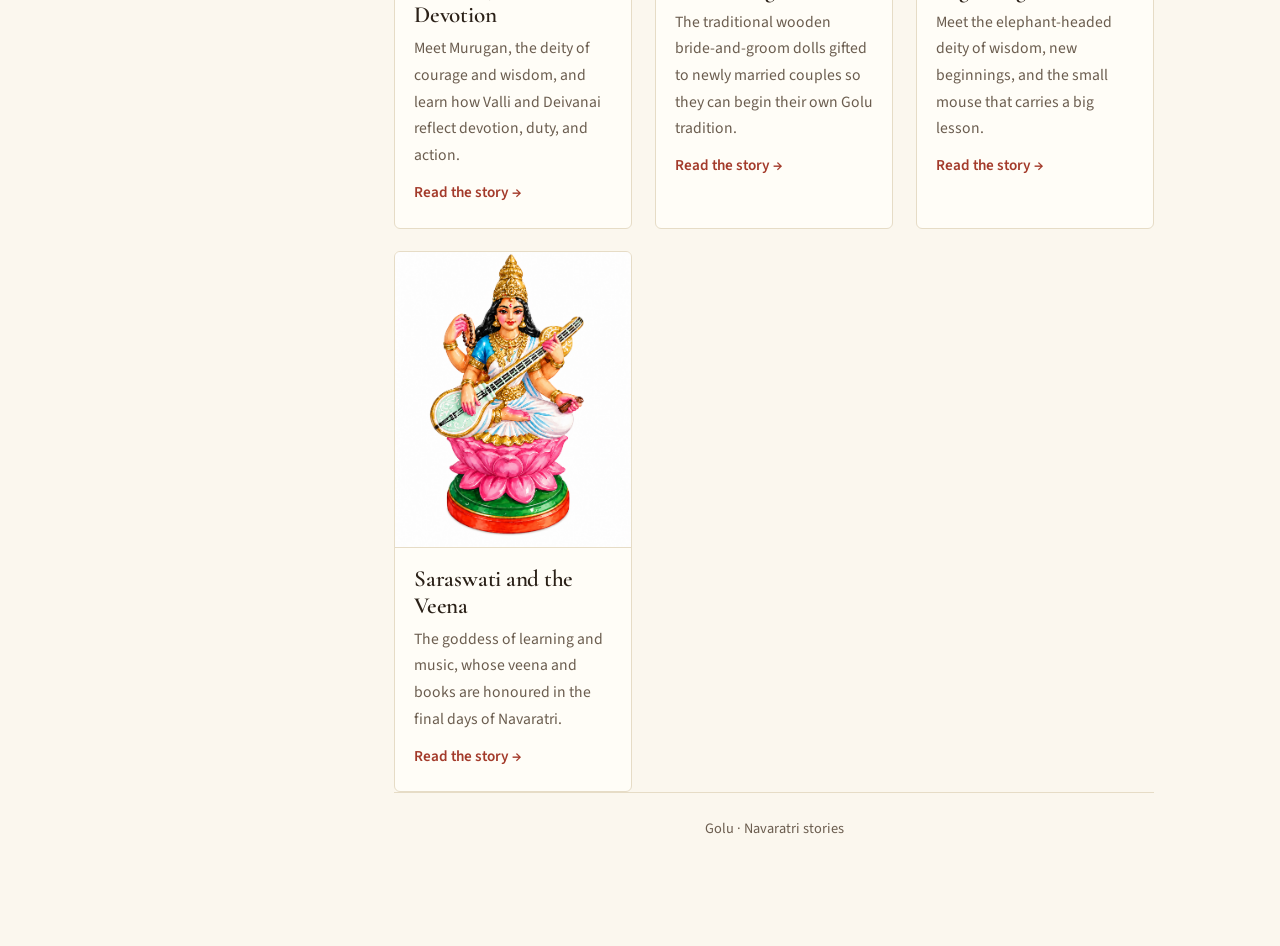
<file: stories/dashavatar.html>
<!doctype html>
<html lang="en">
  <head>
    <meta charset="utf-8" /><meta name="viewport" content="width=device-width, initial-scale=1" />
    <meta name="description" content="The ten avatars of Vishnu and the stories of protection, balance, and renewal they tell." /><title>Dashavatar · Golu</title>
    <link rel="preconnect" href="https://fonts.googleapis.com" /><link rel="preconnect" href="https://fonts.gstatic.com" crossorigin />
    <link href="https://fonts.googleapis.com/css2?family=Cormorant+Garamond:wght@600;700&family=Source+Sans+3:wght@400;600;700&display=swap" rel="stylesheet" /><link rel="stylesheet" href="../assets/styles.css" />
    <script src="../assets/js/stories.js" defer></script><script src="../assets/js/site.js" defer></script>
  </head>
  <body data-root="../" data-story="dashavatar">
    <a class="skip-link" href="#main">Skip to story</a><div class="layout"><aside class="sidebar" data-sidebar></aside><main class="content" id="main">
      <article class="story">
        <header><p class="eyebrow">Golu story</p><h1>Dashavatar</h1><p class="subtitle">The ten avatars of Vishnu, each appearing when dharma and the balance of the universe are threatened.</p></header>
        <figure class="plate"><img src="../assets/images/stories/dashavatar/dashavatar.png" alt="A colorful row of ten Dashavatara Golu dolls on red pedestals" width="1916" height="821" /><figcaption>The Dashavatara: ten forms of Vishnu gathered in one Golu set.</figcaption></figure>
        <h2>Ten avatars, many stories</h2>
        <p>In Hindu tradition, there are three primary male deities that govern the creation cycle: Brahma, the Creator; Vishnu, the Preserver and Protector; and Shiva, the Destroyer. Vishnu, as the preserver and protector of the universe, appears on Earth at several different points and in several different forms. “Avatar” is a Sanskrit word meaning “form.”</p>
        <p>Whenever dharma—righteousness and cosmic order—or the universe is threatened with a potentially premature destruction, Vishnu appears. These ten avatars, known as the Dashavatara, range from a fish and a tortoise to warriors, kings, and a future savior. If some of these stories sound familiar, that is because similar themes appear in mythology and religious traditions around the world.</p>
        <h2>A closer look at the figures</h2>
        <p><strong>1. Matsya — The Fish.</strong> One day, a tiny fish asked King Manu to protect it from larger fish. Manu obliged, but the fish kept growing until it was too enormous for any pond, river, or ocean. The fish revealed itself as Vishnu and warned Manu that a great flood was coming. Manu built a boat, gathered the seeds of life—a pair of every set of animals and several seeds—and, in some versions, the seven great sages, then tied his vessel to the horn of the enormous fish. Matsya, “fish” in Sanskrit, guided them through the flood, preserving life for a new beginning. The parallels to Noah’s Ark in the Bible are hard to miss, as are those to Utnapishtim’s flood story in <em>Gilgamesh</em>.</p>
        <p><strong>2. Kurma — The Tortoise.</strong> The devas and asuras were fighting. The gods got annoyed with them and decided to give them a group project, because nothing brings people together like a group project. The project was to churn the Ocean of Milk to obtain amrita, the nectar of immortality. They used Mount Mandara as a churning rod and the great serpent Vasuki as a rope. There was just one problem: the mountain kept sinking into the ocean. Vishnu took the form of an enormous tortoise, Kurma, and supported the mountain on his back while the churning continued. Among the treasures that emerged were the goddess Lakshmi, a deadly poison that Shiva consumed, and eventually the nectar itself. Across cultures, the image of a giant turtle supporting the world appears in several Native American cosmologies, including the Haudenosaunee creation story of Turtle Island. Different stories, but the same rather delightful idea that a turtle is a perfectly reasonable foundation for mountains and even the cosmos.</p>
        <p><strong>3. Varaha — The Boar.</strong> Once upon a time, the demon Hiranyaksha dragged the Earth into the cosmic ocean, disrupting the balance of the Earth in space. Vishnu appeared as Varaha, an enormous boar, to rescue her. Diving into the depths, Varaha battled Hiranyaksha, defeated him, and lifted the Earth back to her rightful place on his tusks. The broader theme of bringing the Earth up from primordial waters also appears in earth-diver creation myths found across parts of North America and Eurasia, where animals retrieve land from beneath the waters. Varaha’s story adds a battle against evil to the rescue operation.</p>
        <p><strong>4. Narasimha — The Man-Lion.</strong> The demon king Hiranyakashipu did not want to die. He did penance and got a god to grant him a rather impressive boon. Similar to genies, one cannot simply ask not to die, so he came up with a workaround: he asked that he not be killed by a human or animal, indoors or outdoors, during day or night, on the ground or in the sky, or by any weapon. Convinced he was invincible, he demanded that everyone worship him instead of Vishnu. His own son, Prahlada, refused. When Hiranyakashipu angrily challenged whether Vishnu existed inside a palace pillar, Vishnu burst forth as Narasimha—half-man, half-lion. At twilight, on a threshold, Narasimha placed the king on his lap and killed him with his claws. Every condition of the boon had been respected. Even today, in some households, people will ask you not to dwell or do good things on the porch or threshold of a house. If you are giving something to someone, they will either step outside to meet you or ask you to step inside to hand things to them.</p>
        <p><strong>5. Vamana — The Dwarf.</strong> King Mahabali was a powerful and generous ruler whose conquests had extended across the worlds, but he had grown too powerful and his conquests were disrupting the natural balance of things. Vishnu appeared before him as Vamana, a small Brahmin boy, and requested a seemingly modest gift: as much land as he could cover in three steps. Mahabali agreed. Vamana then grew into the enormous cosmic form of Trivikrama, covering the Earth in one step and the heavens in another. With nowhere left for the third, Mahabali offered his own head. Vishnu accepted his humility and granted him divine protection.</p>
        <p><strong>6. Parashurama — The Warrior with an Axe.</strong> Parashurama was born a Brahmin, a priest class that studies the Vedas, but became a formidable warrior, armed with an axe bestowed upon him by Shiva. When the arrogant king Kartavirya Arjuna wronged his family and Parashurama’s father, Jamadagni, was subsequently murdered, Parashurama embarked on a campaign against oppressive Kshatriya rulers, traditionally said to have been repeated twenty-one times. His story raises uncomfortable questions about vengeance, justice, and what happens when those entrusted with power abuse it.</p>
        <p><strong>7. Rama — The Exiled Prince.</strong> It is very difficult to condense the entire <em>Ramayana</em> into a paragraph. The <em>Ramayana</em> is the second- or third-largest poem in the world and follows the <em>Mahabharata</em> in size. The <em>Ramayana</em> and <em>Mahabharata</em> are the epics of ancient India, filled with romance, action scenes, and politics. The short version is that Rama, prince of Ayodhya, was supposed to become king. Instead, palace politics sent him into fourteen years of exile, accompanied by his wife Sita and brother Lakshmana. During their exile, the king Ravana, a devout man who was also lustful, abducted Sita and took her to Lanka. Rama, aided by Hanuman and an army of vanaras, crossed the sea, defeated Ravana, and rescued her. His eventual return to Ayodhya is celebrated in many traditions during Diwali. Rama’s story forms the heart of the <em>Ramayana</em>, one of India’s great epics, and explores duty, loyalty, kingship, and the sometimes painful consequences of doing what one believes is right. If you have read Homer’s <em>Iliad</em> or <em>Odyssey</em>, the themes of a stolen wife, a monumental war, years of wandering, and a long-awaited homecoming may sound familiar, though the characters’ motivations and moral dilemmas differ considerably.</p>
        <p><strong>8. Balarama — The Elder Brother.</strong> Balarama is Krishna’s elder brother, known for his extraordinary strength and his characteristic weapon, the plough. Where Krishna is often the clever strategist, Balarama is the more direct, physically powerful counterpart. As children, the brothers faced numerous threats together; later, Balarama became a renowned teacher of mace fighting, training both Bhima and Duryodhana, who would eventually fight on opposing sides of the <em>Mahabharata</em> war. Balarama refused to take sides in that conflict. His association with agriculture, fertility, and the plough also connects him to the importance of cultivating and sustaining the land. Interestingly, some Dashavatara traditions list Buddha instead of Balarama as Vishnu’s ninth avatar.</p>
        <p><strong>9. Krishna — The Divine Strategist.</strong> Krishna has arguably one of the most eventful childhoods of any divine incarnation. Born under threat from his tyrannical uncle Kamsa, he was secretly raised among cowherds in Vrindavan, where he stole butter, played his flute, was the heartthrob of the area, and defeated demons sent to kill him. As an adult, he became a central figure in the <em>Mahabharata</em>, undertaking much political maneuvering and serving as Arjuna’s charioteer during the great war at Kurukshetra. When Arjuna hesitated to fight his own relatives, Krishna delivered the teachings of the <em>Bhagavad Gita</em>, explaining duty, action, devotion, and the nature of the self. Krishna’s childhood stories are full of mischief and ingenuity, but his role as philosopher and divine guide gives him a much broader significance. He is both the child who steals butter and the teacher who explains the universe. Krishna is well known in the western world through the Hare Krishna movement, which gained popularity in the United States beginning in the 1960s.</p>
        <p><strong>10. Kalki — The Avatar Yet to Come.</strong> Unlike the other nine, Kalki has not yet appeared. Hindu tradition describes time as moving through great cycles, with our present age, Kali Yuga, characterized by the gradual decline of dharma, truth, and moral order. At the end of this age, Vishnu is prophesied to appear as Kalki, traditionally depicted riding a white horse and wielding a sword, to destroy entrenched evil and usher in a renewed age of righteousness. The story is extremely similar to Christian descriptions of the Second Coming of Jesus, particularly the imagery in the Book of Revelation of a heavenly rider on a white horse who defeats evil and establishes divine justice. Similar expectations of a future restorer appear in Buddhist traditions surrounding Maitreya and in Islamic traditions concerning the Mahdi. Across religions, the idea that the world’s present troubles will eventually give way to a restored moral order seems to have enduring appeal.</p>
      </article><nav class="story-footer" data-related aria-label="More stories"></nav><footer class="site-footer"><p>Golu · Navaratri stories</p></footer>
    </main></div>
  </body>
</html>
</file>
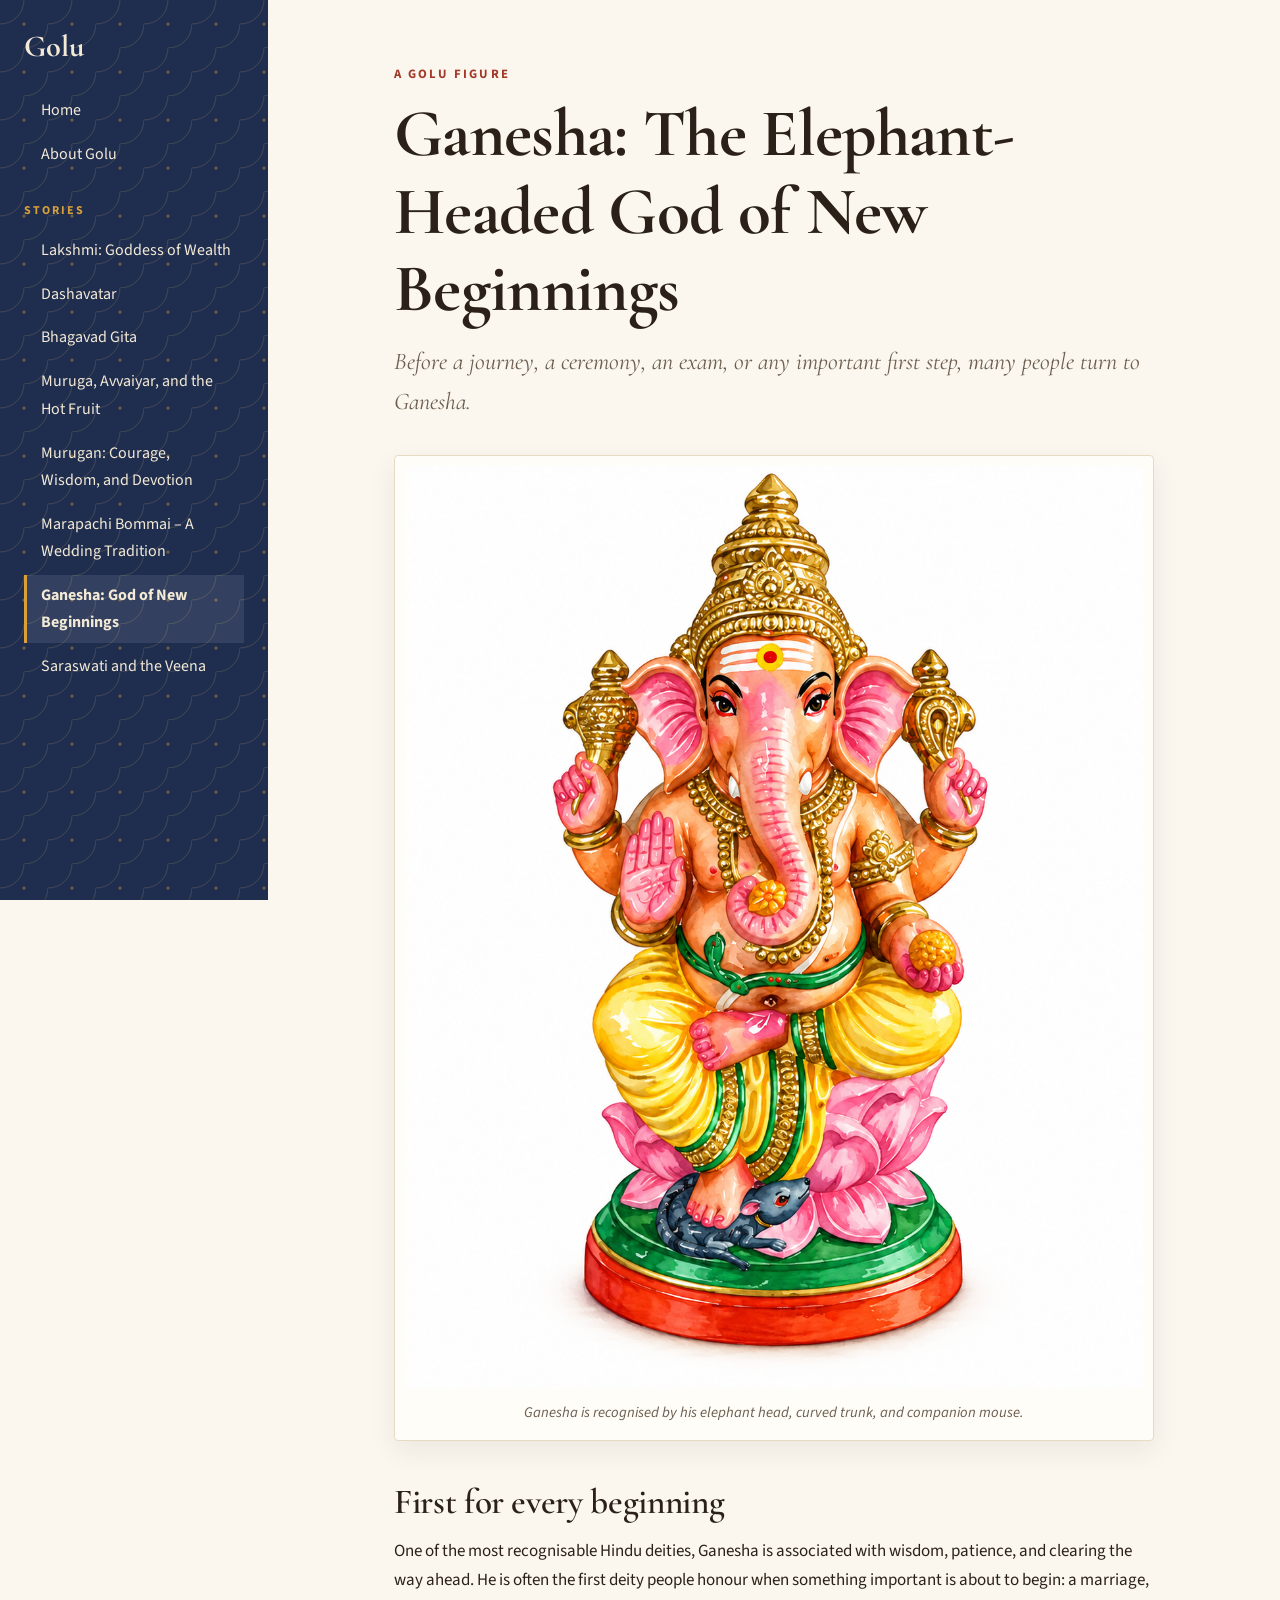
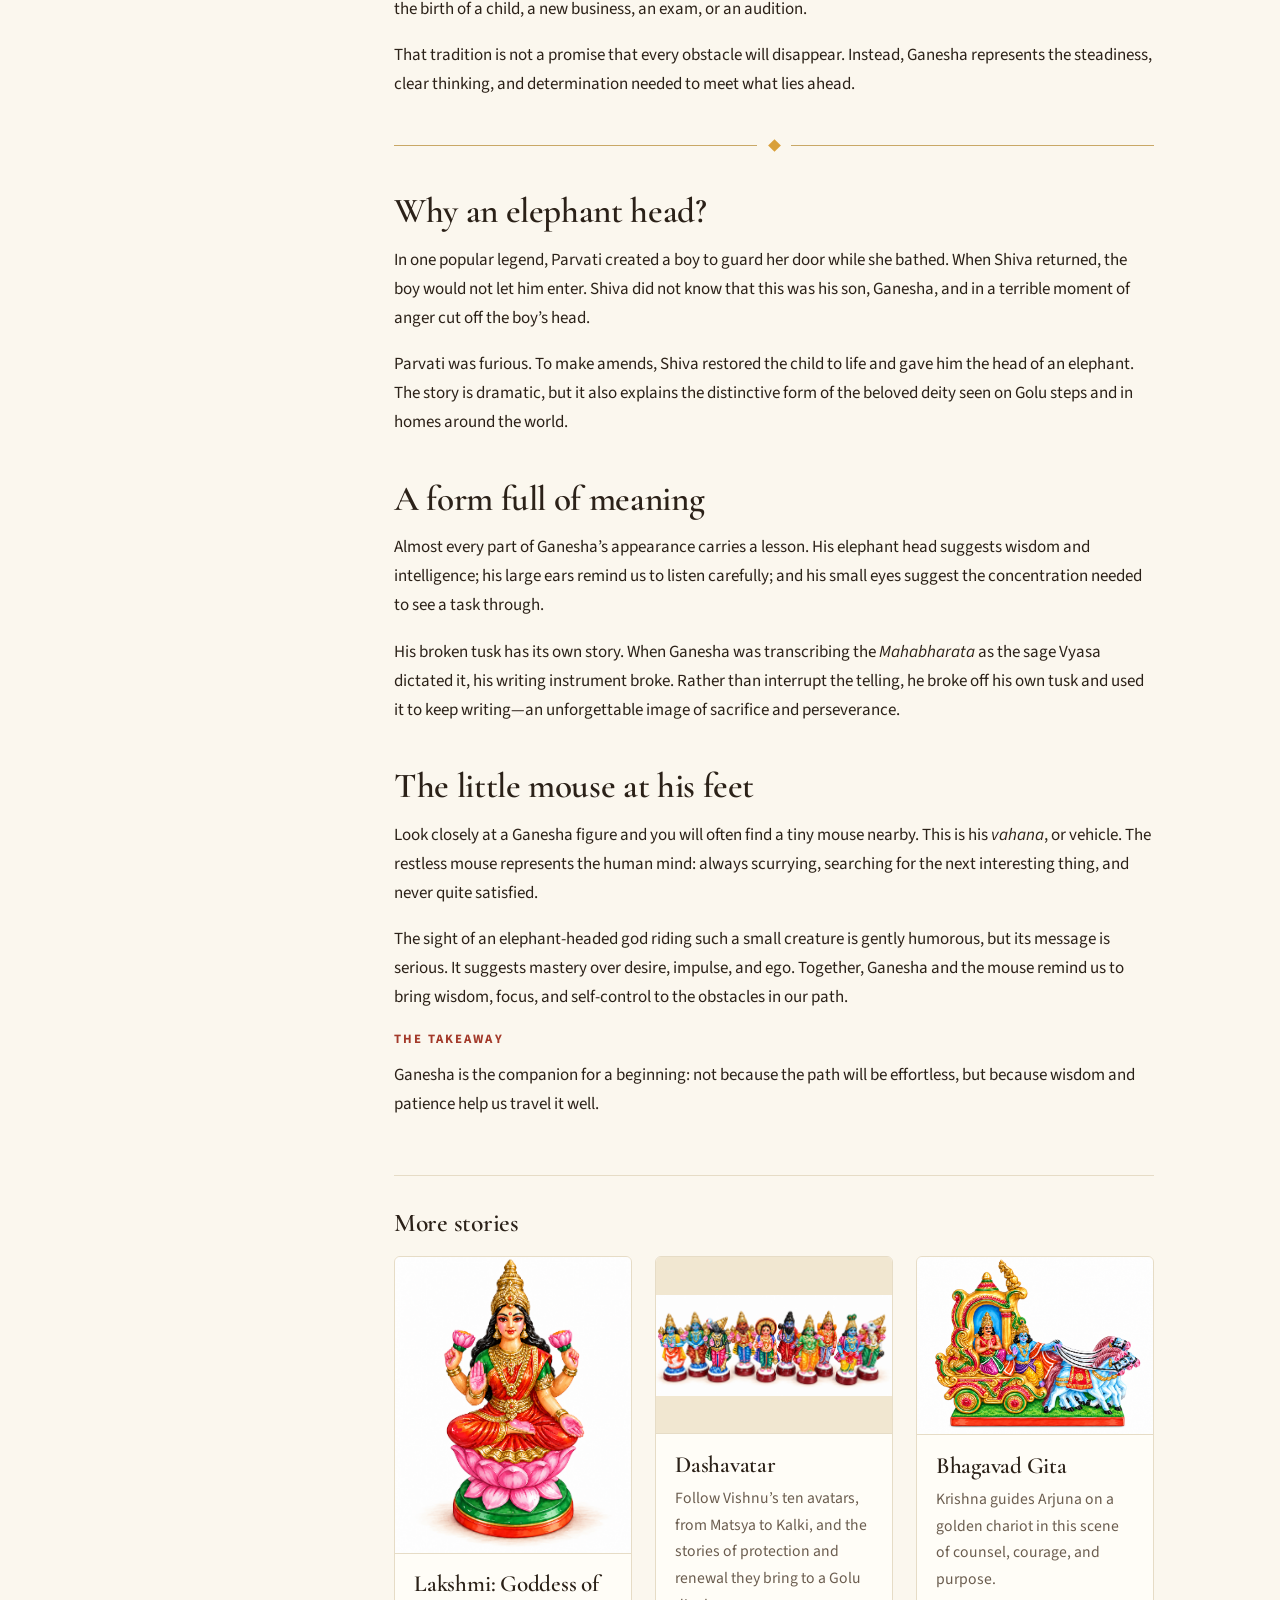
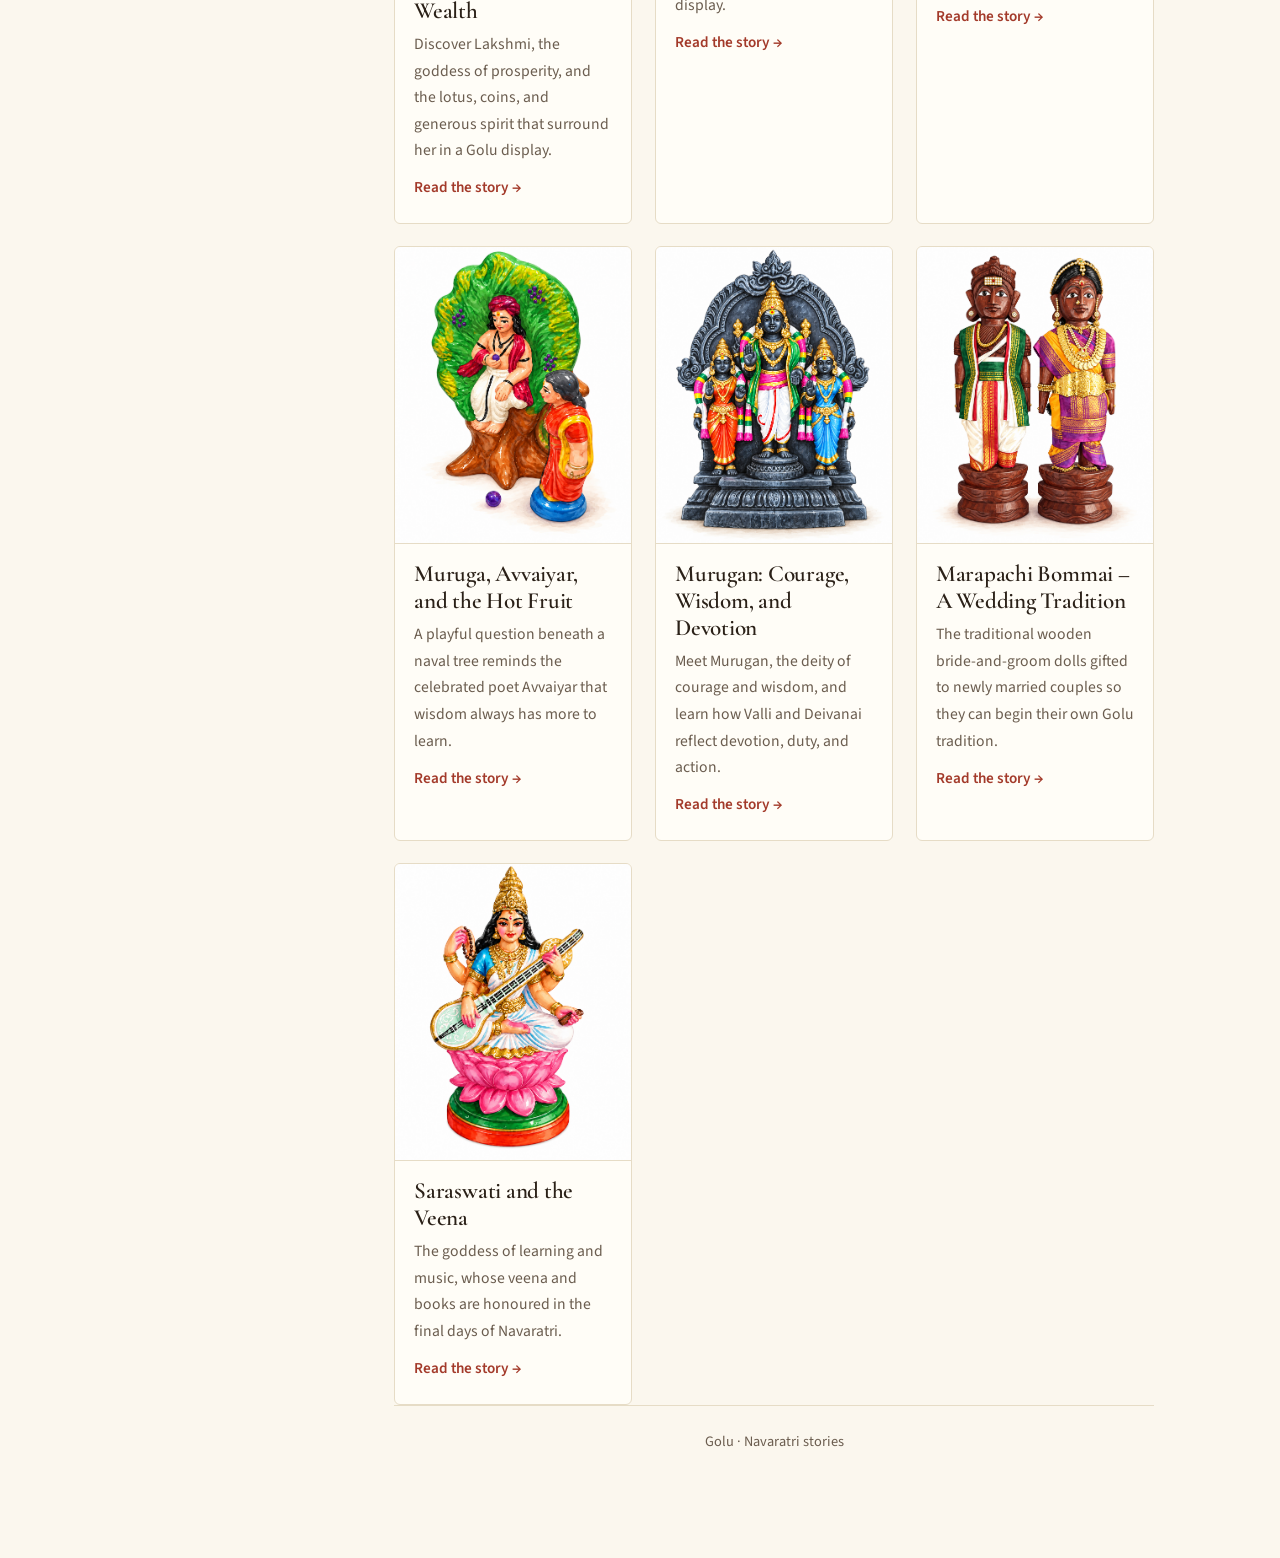
<file: stories/ganesha-and-the-mooshika.html>
<!doctype html>
<html lang="en">
  <head>
    <meta charset="utf-8" />
    <meta name="viewport" content="width=device-width, initial-scale=1" />
    <meta name="description" content="Meet Ganesha, the elephant-headed Hindu deity of wisdom, new beginnings, and the removal of obstacles." />
    <title>Ganesha: God of New Beginnings · Golu</title>
    <link rel="preconnect" href="https://fonts.googleapis.com" />
    <link rel="preconnect" href="https://fonts.gstatic.com" crossorigin />
    <link href="https://fonts.googleapis.com/css2?family=Cormorant+Garamond:wght@600;700&family=Source+Sans+3:wght@400;600;700&display=swap" rel="stylesheet" />
    <link rel="stylesheet" href="../assets/styles.css" />
    <script src="../assets/js/stories.js" defer></script>
    <script src="../assets/js/site.js" defer></script>
  </head>
  <body data-root="../" data-story="ganesha-and-the-mooshika">
    <a class="skip-link" href="#main">Skip to story</a>

    <div class="layout">
      <aside class="sidebar" data-sidebar></aside>

      <main class="content" id="main">
        <article class="story ganesha-story">
          <header class="story-intro">
            <p class="eyebrow">A Golu figure</p>
            <h1>Ganesha: The Elephant-Headed God of New Beginnings</h1>
            <p class="subtitle">Before a journey, a ceremony, an exam, or any important first step, many people turn to Ganesha.</p>
          </header>

          <figure class="plate hero-plate">
            <img
              src="../assets/images/stories/ganesha-and-the-mooshika/ganesha.png"
              alt="Ganesha seated on a lotus, with a mouse at his feet"
              width="1122"
              height="1402"
            />
            <figcaption>Ganesha is recognised by his elephant head, curved trunk, and companion mouse.</figcaption>
          </figure>

          <h2>First for every beginning</h2>
          <p>
            One of the most recognisable Hindu deities, Ganesha is associated with wisdom, patience,
            and clearing the way ahead. He is often the first deity people honour when something important
            is about to begin: a marriage, the birth of a child, a new business, an exam, or an audition.
          </p>
          <p>
            That tradition is not a promise that every obstacle will disappear. Instead, Ganesha represents
            the steadiness, clear thinking, and determination needed to meet what lies ahead.
          </p>

          <div class="ornament" aria-hidden="true"><span></span></div>

          <h2>Why an elephant head?</h2>
          <p>
            In one popular legend, Parvati created a boy to guard her door while she bathed. When Shiva
            returned, the boy would not let him enter. Shiva did not know that this was his son, Ganesha,
            and in a terrible moment of anger cut off the boy’s head.
          </p>
          <p>
            Parvati was furious. To make amends, Shiva restored the child to life and gave him the head of
            an elephant. The story is dramatic, but it also explains the distinctive form of the beloved deity
            seen on Golu steps and in homes around the world.
          </p>

          <h2>A form full of meaning</h2>
          <p>
            Almost every part of Ganesha’s appearance carries a lesson. His elephant head suggests wisdom
            and intelligence; his large ears remind us to listen carefully; and his small eyes suggest the
            concentration needed to see a task through.
          </p>
          <p>
            His broken tusk has its own story. When Ganesha was transcribing the <em>Mahabharata</em> as the
            sage Vyasa dictated it, his writing instrument broke. Rather than interrupt the telling, he broke
            off his own tusk and used it to keep writing—an unforgettable image of sacrifice and perseverance.
          </p>

          <h2>The little mouse at his feet</h2>
          <p>
            Look closely at a Ganesha figure and you will often find a tiny mouse nearby. This is his
            <em>vahana</em>, or vehicle. The restless mouse represents the human mind: always scurrying,
            searching for the next interesting thing, and never quite satisfied.
          </p>
          <p>
            The sight of an elephant-headed god riding such a small creature is gently humorous, but its
            message is serious. It suggests mastery over desire, impulse, and ego. Together, Ganesha and the
            mouse remind us to bring wisdom, focus, and self-control to the obstacles in our path.
          </p>

          <aside class="story-takeaway">
            <p class="eyebrow">The takeaway</p>
            <p>Ganesha is the companion for a beginning: not because the path will be effortless, but because wisdom and patience help us travel it well.</p>
          </aside>
        </article>

        <nav class="story-footer" data-related aria-label="More stories"></nav>

        <footer class="site-footer">
          <p>Golu · Navaratri stories</p>
        </footer>
      </main>
    </div>
  </body>
</html>
</file>
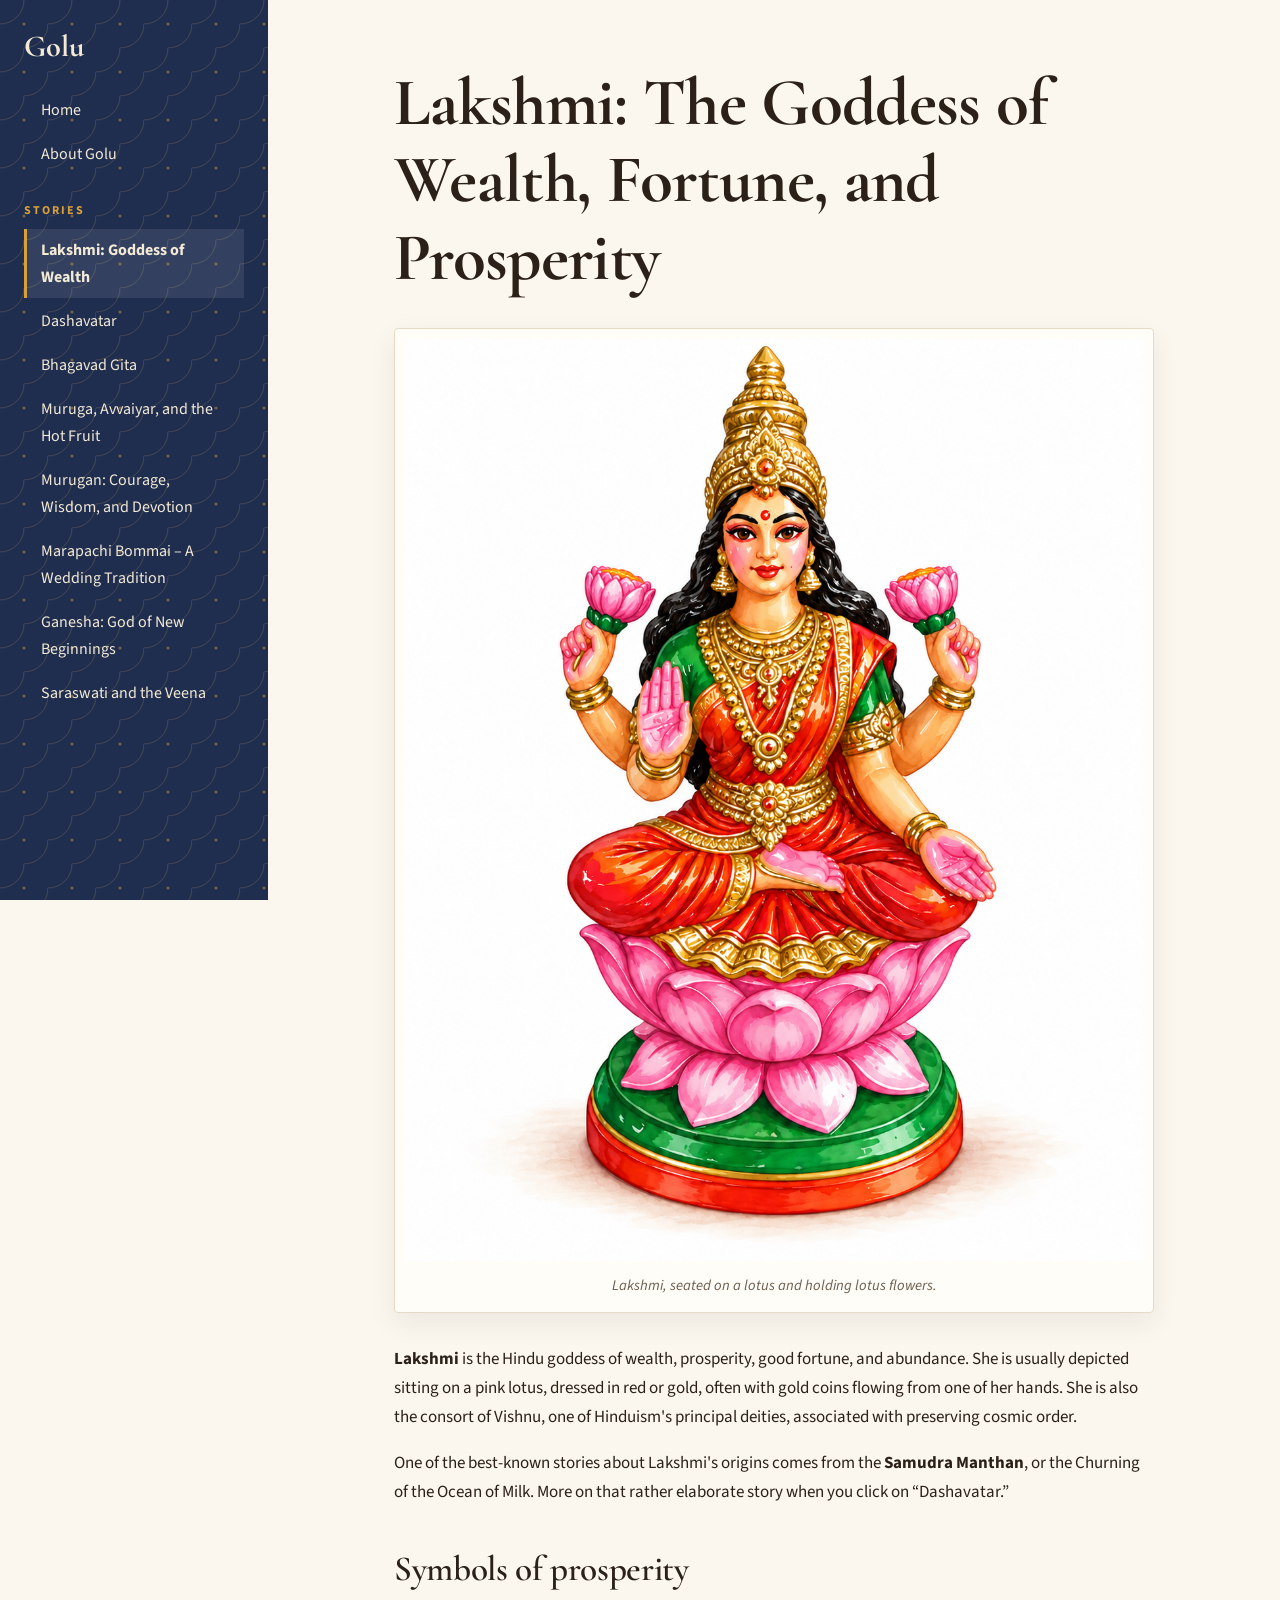
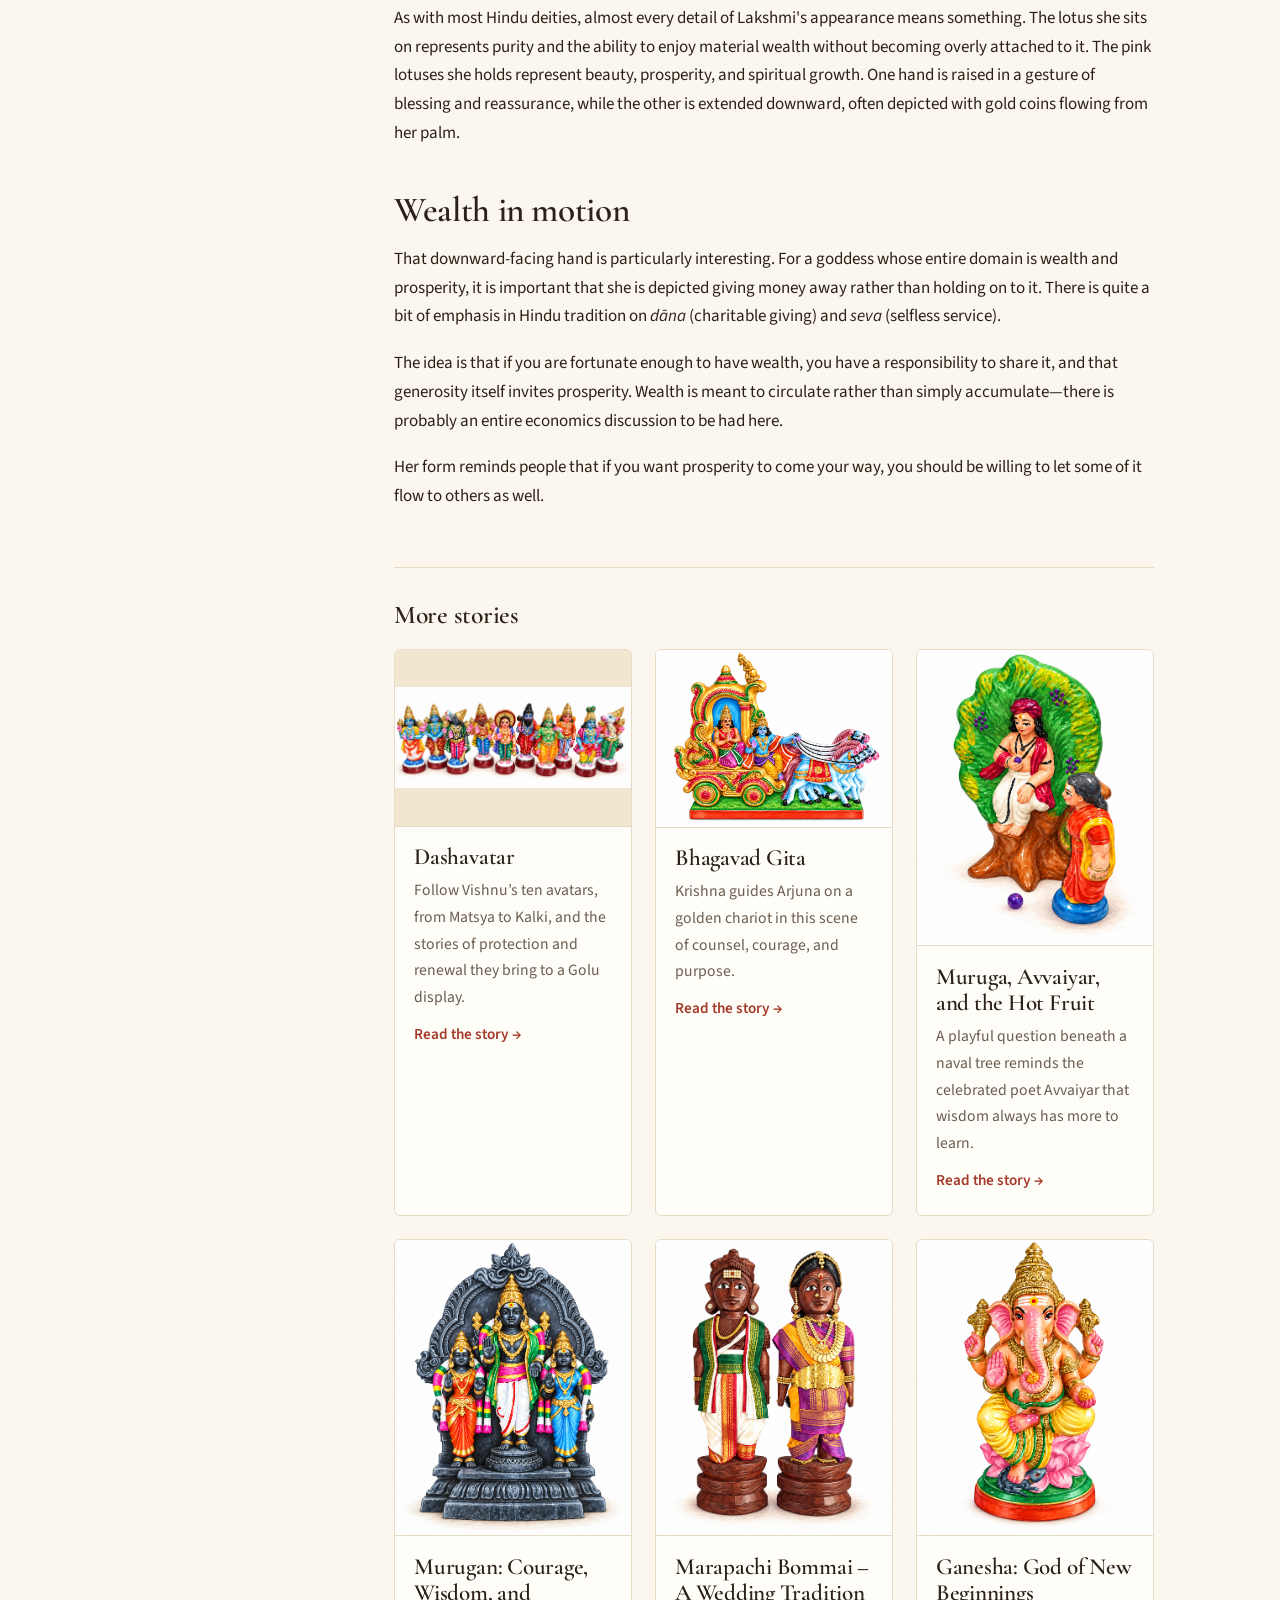
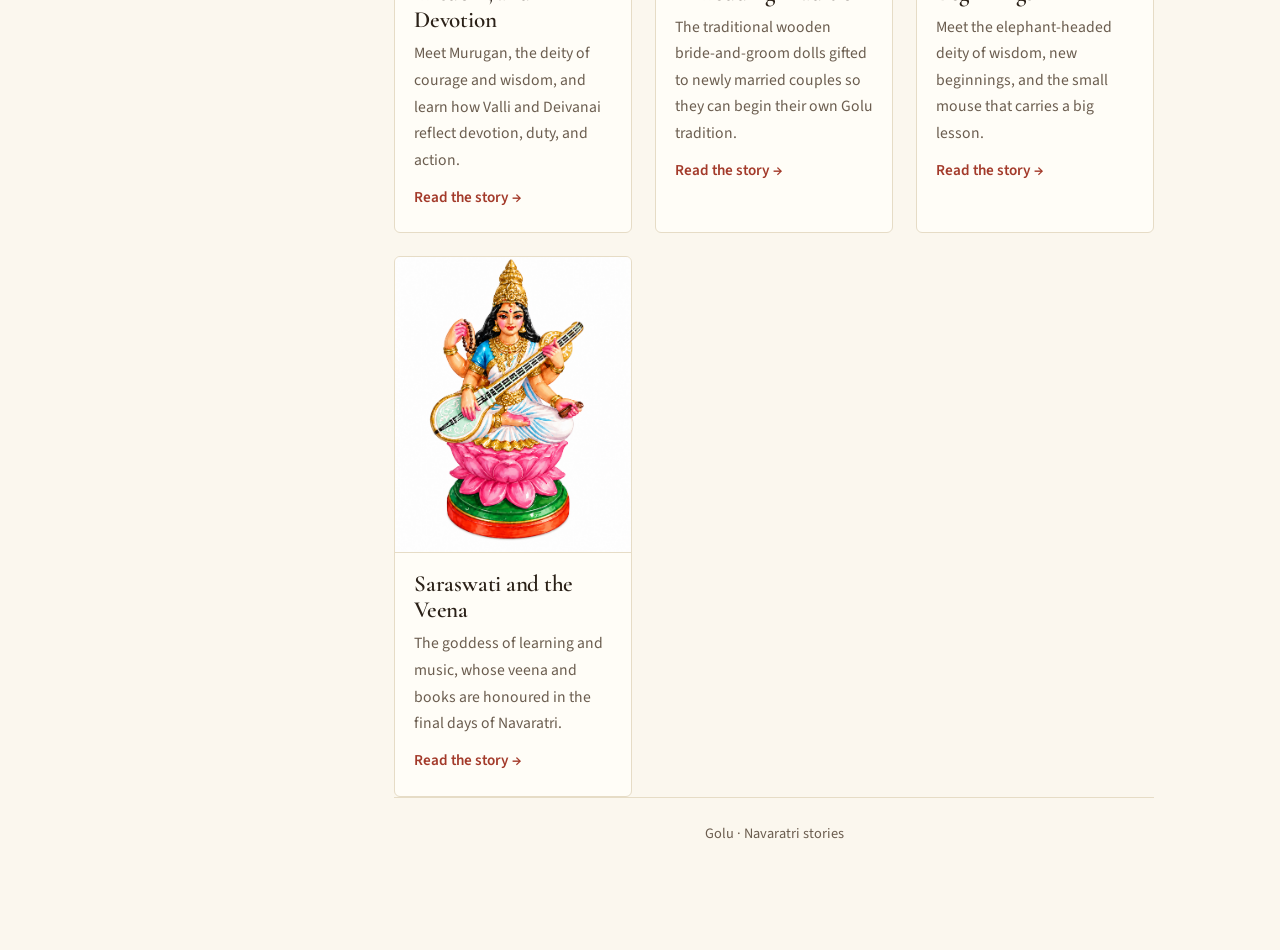
<file: stories/lakshmi-goddess-of-wealth.html>
<!doctype html>
<html lang="en">
  <head>
    <meta charset="utf-8" />
    <meta name="viewport" content="width=device-width, initial-scale=1" />
    <meta name="description" content="Learn about Lakshmi, the Hindu goddess of wealth, prosperity, good fortune, and generosity." />
    <title>Lakshmi: Goddess of Wealth, Fortune, and Prosperity · Golu</title>
    <link rel="preconnect" href="https://fonts.googleapis.com" />
    <link rel="preconnect" href="https://fonts.gstatic.com" crossorigin />
    <link href="https://fonts.googleapis.com/css2?family=Cormorant+Garamond:wght@600;700&family=Source+Sans+3:wght@400;600;700&display=swap" rel="stylesheet" />
    <link rel="stylesheet" href="../assets/styles.css" />
    <script src="../assets/js/stories.js" defer></script>
    <script src="../assets/js/site.js" defer></script>
  </head>
  <body data-root="../" data-story="lakshmi-goddess-of-wealth">
    <a class="skip-link" href="#main">Skip to story</a>
    <div class="layout"><aside class="sidebar" data-sidebar></aside><main class="content" id="main">
      <article class="story">
        <header><h1>Lakshmi: The Goddess of Wealth, Fortune, and Prosperity</h1></header>
        <figure class="plate"><img src="../assets/images/stories/lakshmi-goddess-of-wealth/lakshmi.png" alt="Lakshmi seated on a pink lotus, holding lotus flowers, wearing a red-and-green sari and gold crown" width="1122" height="1402" /><figcaption>Lakshmi, seated on a lotus and holding lotus flowers.</figcaption></figure>
        <p><strong>Lakshmi</strong> is the Hindu goddess of wealth, prosperity, good fortune, and abundance. She is usually depicted sitting on a pink lotus, dressed in red or gold, often with gold coins flowing from one of her hands. She is also the consort of Vishnu, one of Hinduism's principal deities, associated with preserving cosmic order.</p>
        <p>One of the best-known stories about Lakshmi's origins comes from the <strong>Samudra Manthan</strong>, or the Churning of the Ocean of Milk. More on that rather elaborate story when you click on “Dashavatar.”</p>
        <h2>Symbols of prosperity</h2><p>As with most Hindu deities, almost every detail of Lakshmi's appearance means something. The lotus she sits on represents purity and the ability to enjoy material wealth without becoming overly attached to it. The pink lotuses she holds represent beauty, prosperity, and spiritual growth. One hand is raised in a gesture of blessing and reassurance, while the other is extended downward, often depicted with gold coins flowing from her palm.</p>
        <h2>Wealth in motion</h2><p>That downward-facing hand is particularly interesting. For a goddess whose entire domain is wealth and prosperity, it is important that she is depicted giving money away rather than holding on to it. There is quite a bit of emphasis in Hindu tradition on <em>dāna</em> (charitable giving) and <em>seva</em> (selfless service).</p>
        <p>The idea is that if you are fortunate enough to have wealth, you have a responsibility to share it, and that generosity itself invites prosperity. Wealth is meant to circulate rather than simply accumulate—there is probably an entire economics discussion to be had here.</p>
        <p>Her form reminds people that if you want prosperity to come your way, you should be willing to let some of it flow to others as well.</p>
      </article><nav class="story-footer" data-related aria-label="More stories"></nav><footer class="site-footer"><p>Golu · Navaratri stories</p></footer>
    </main></div>
  </body>
</html>
</file>
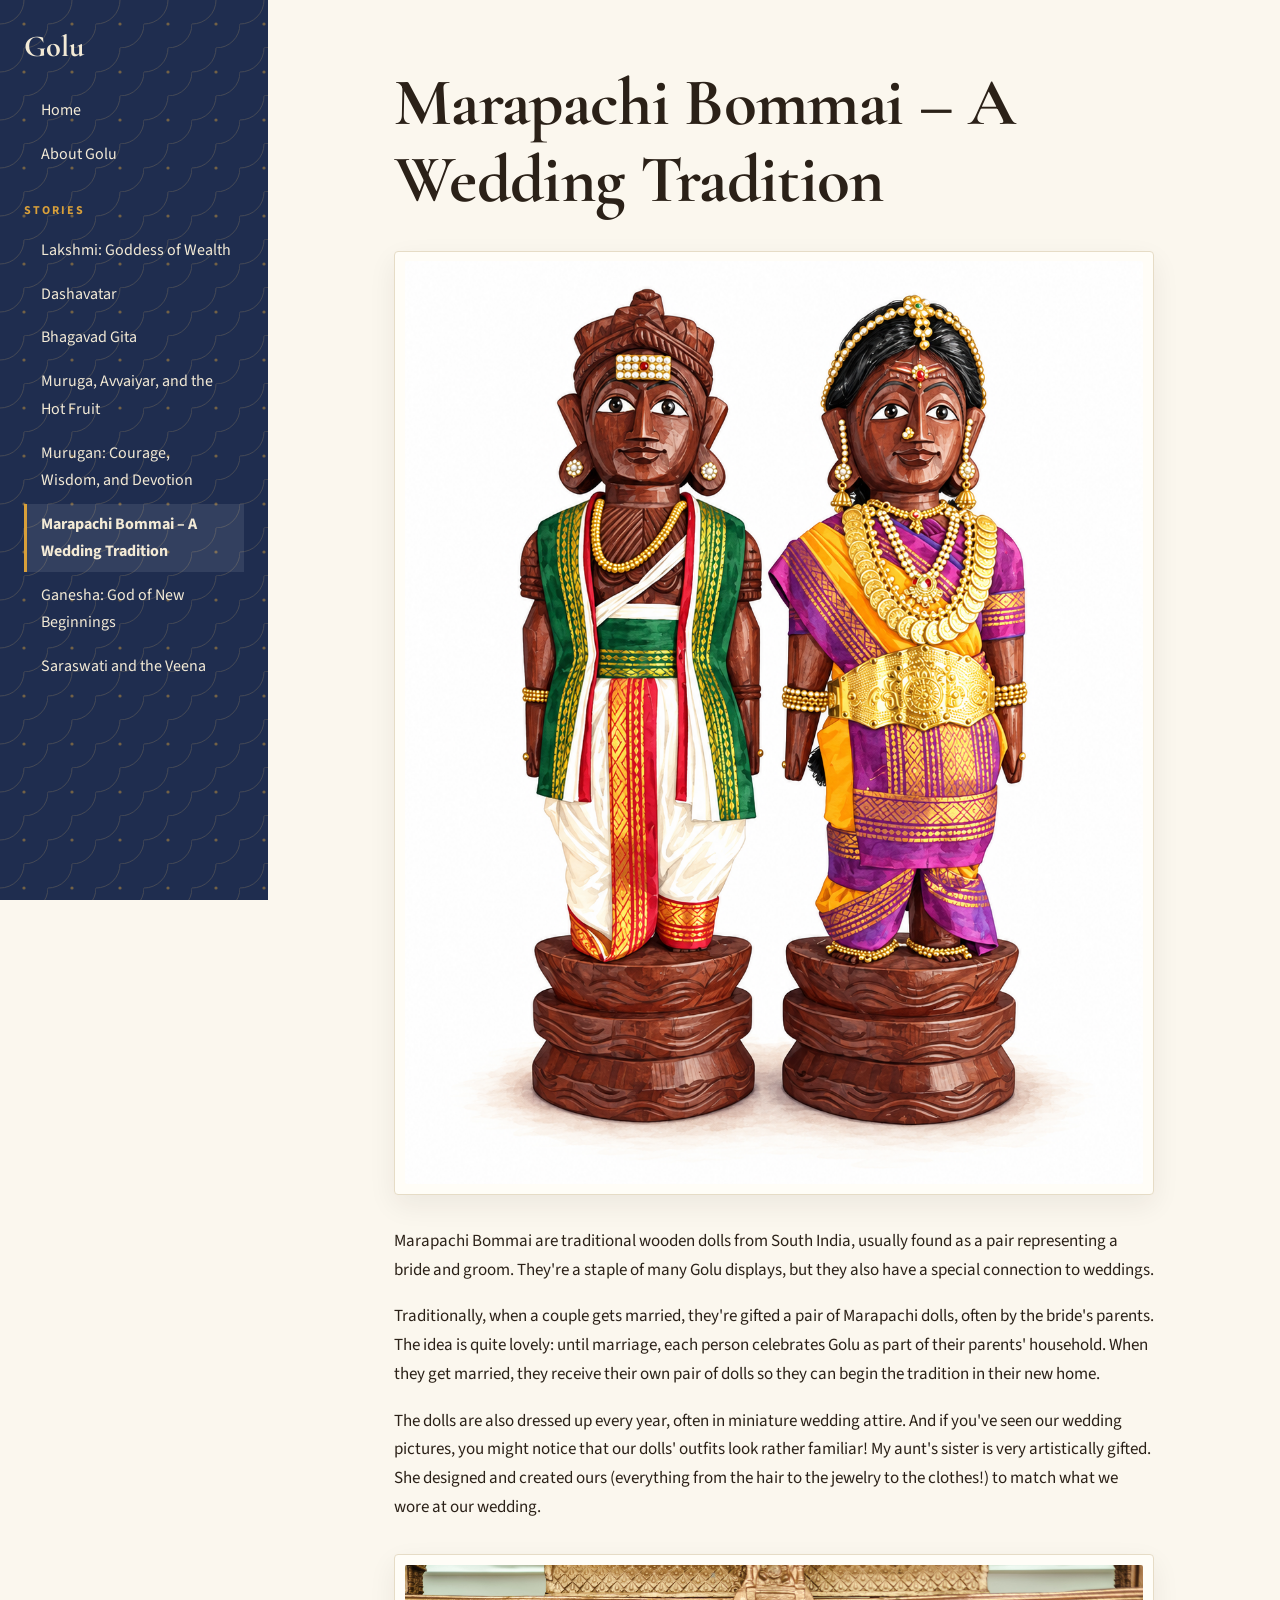
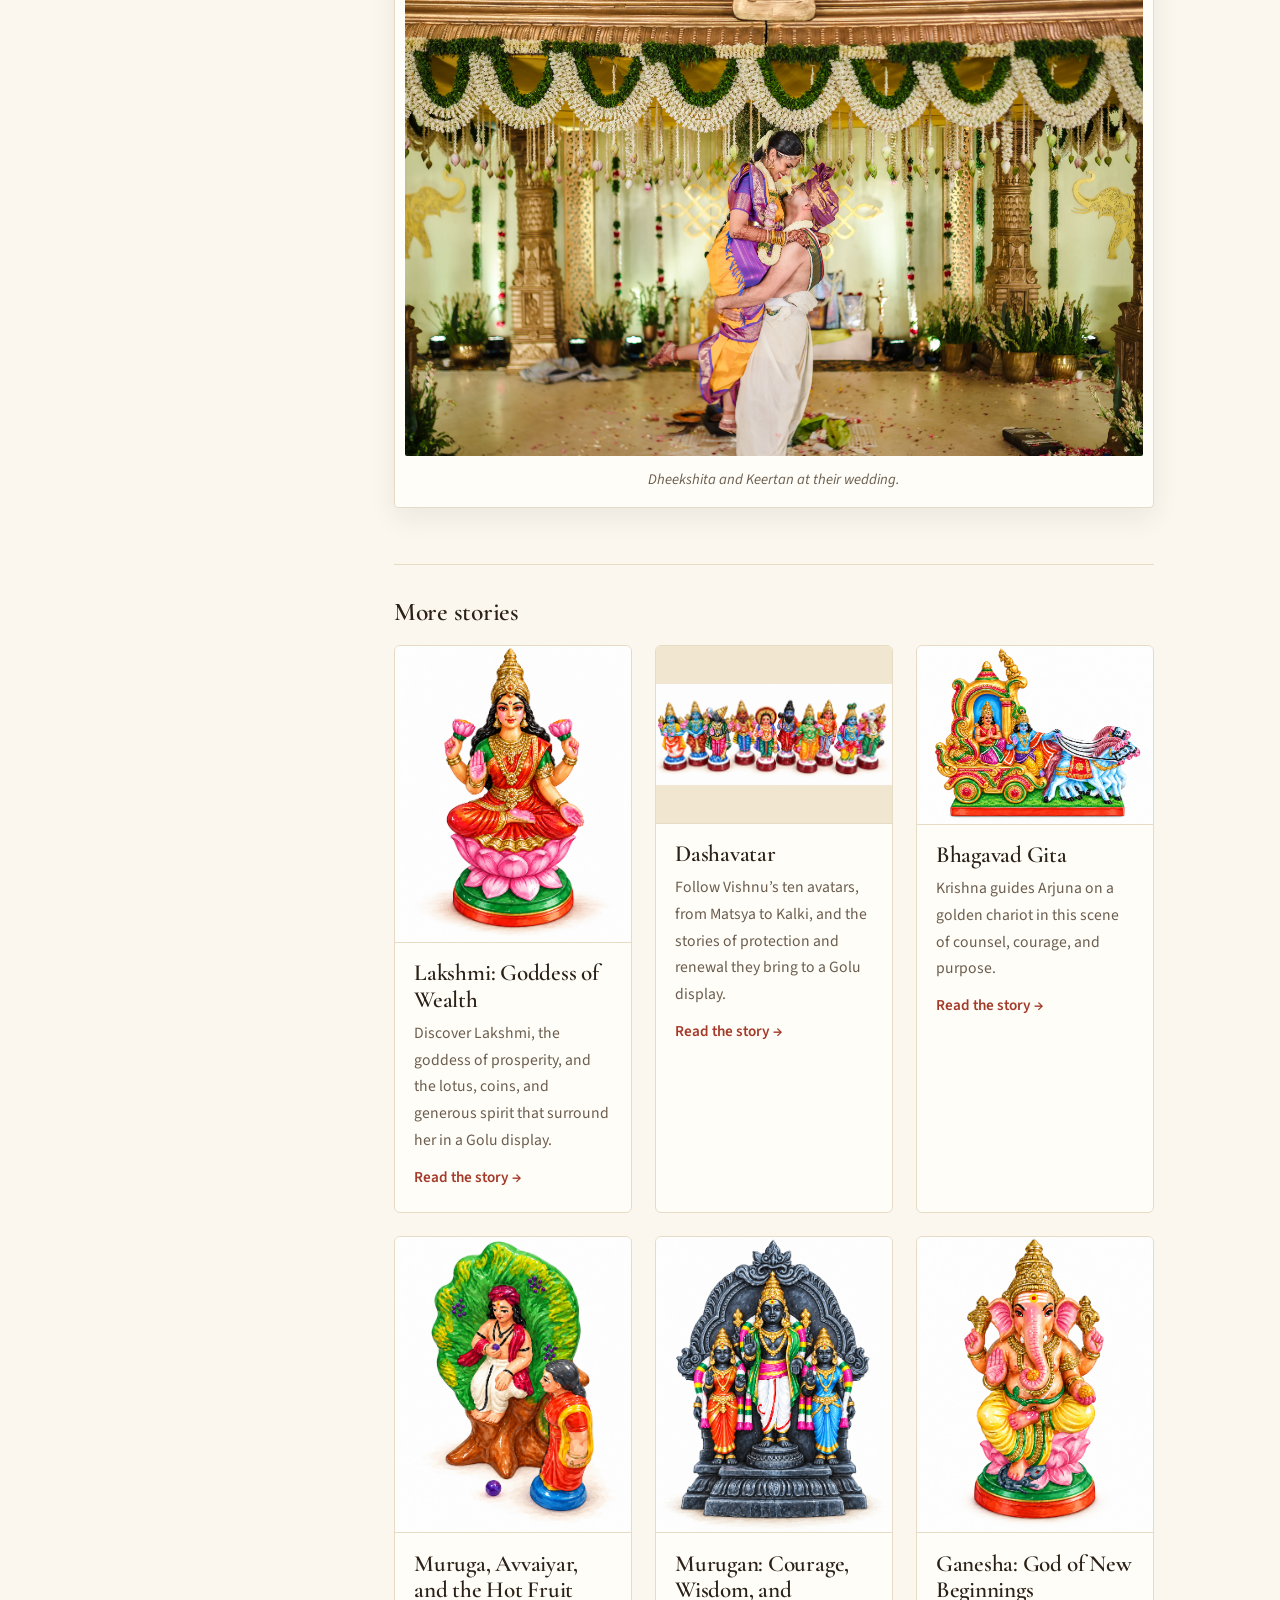
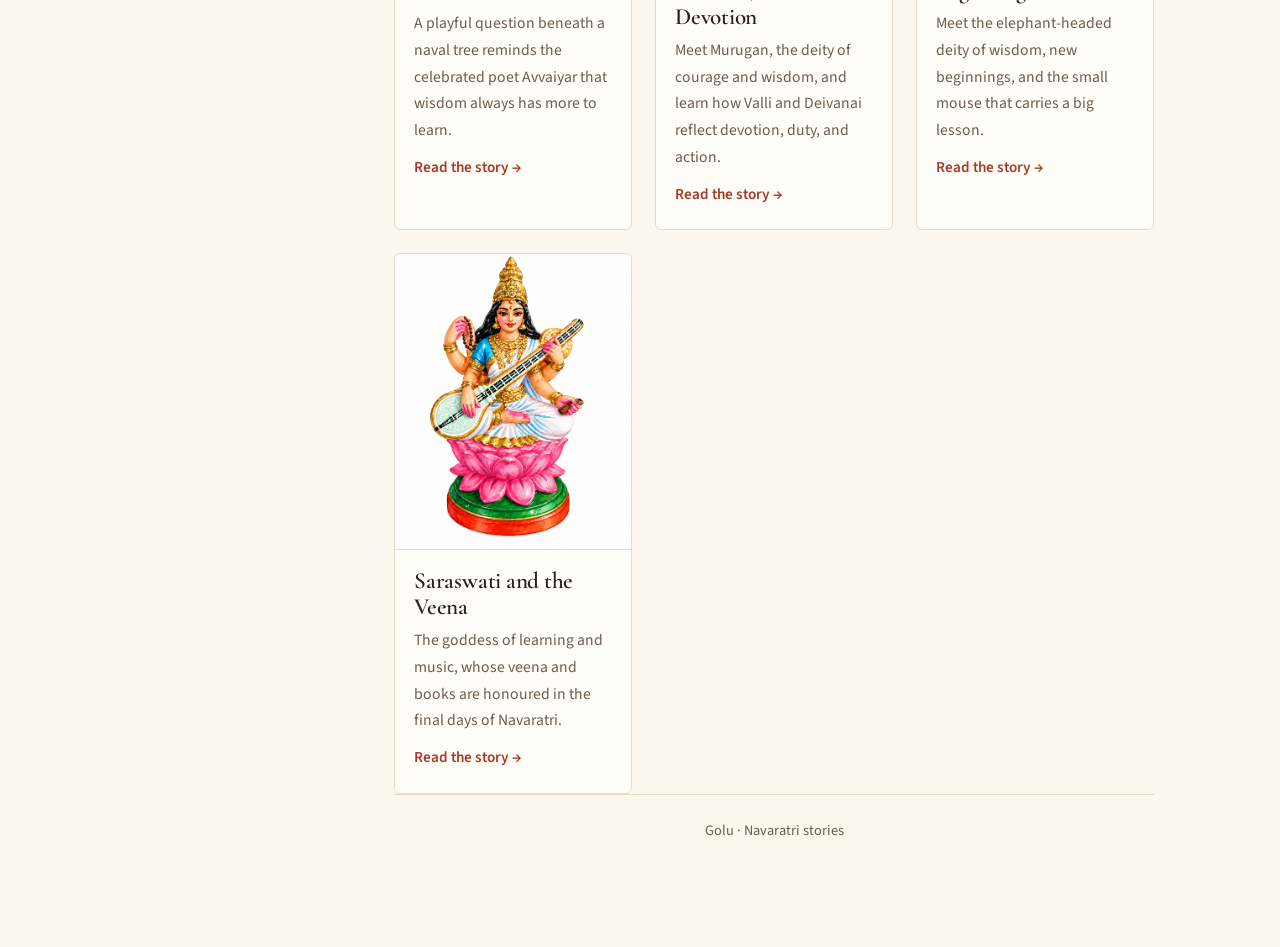
<file: stories/marapachi-bommai.html>
<!doctype html>
<html lang="en">
  <head>
    <meta charset="utf-8" /><meta name="viewport" content="width=device-width, initial-scale=1" />
    <meta name="description" content="Marapachi Bommai, the traditional wooden dolls gifted to begin a couple's own Golu tradition." /><title>Marapachi Bommai · Golu</title>
    <link rel="preconnect" href="https://fonts.googleapis.com" /><link rel="preconnect" href="https://fonts.gstatic.com" crossorigin />
    <link href="https://fonts.googleapis.com/css2?family=Cormorant+Garamond:wght@600;700&family=Source+Sans+3:wght@400;600;700&display=swap" rel="stylesheet" /><link rel="stylesheet" href="../assets/styles.css" />
    <script src="../assets/js/stories.js" defer></script><script src="../assets/js/site.js" defer></script>
  </head>
  <body data-root="../" data-story="marapachi-bommai">
    <a class="skip-link" href="#main">Skip to story</a><div class="layout"><aside class="sidebar" data-sidebar></aside><main class="content" id="main">
      <article class="story">
        <header><h1>Marapachi Bommai – A Wedding Tradition</h1></header>
        <figure class="plate"><img src="../assets/images/stories/marapachi-bommai/marapachi-bommai.png" alt="A pair of traditional Marapachi Bommai wooden dolls dressed as a bride and groom" width="1122" height="1402" /></figure>
        <p>Marapachi Bommai are traditional wooden dolls from South India, usually found as a pair representing a bride and groom. They're a staple of many Golu displays, but they also have a special connection to weddings.</p>
        <p>Traditionally, when a couple gets married, they're gifted a pair of Marapachi dolls, often by the bride's parents. The idea is quite lovely: until marriage, each person celebrates Golu as part of their parents' household. When they get married, they receive their own pair of dolls so they can begin the tradition in their new home.</p>
        <p>The dolls are also dressed up every year, often in miniature wedding attire. And if you've seen our wedding pictures, you might notice that our dolls' outfits look rather familiar! My aunt's sister is very artistically gifted. She designed and created ours (everything from the hair to the jewelry to the clothes!) to match what we wore at our wedding.</p>
        <figure class="plate"><img src="../assets/images/stories/marapachi-bommai/Dheekshita-Keertan-Wedding-2475.jpg" alt="Dheekshita and Keertan at their wedding" width="5930" height="3945" /><figcaption>Dheekshita and Keertan at their wedding.</figcaption></figure>
      </article><nav class="story-footer" data-related aria-label="More stories"></nav><footer class="site-footer"><p>Golu · Navaratri stories</p></footer>
    </main></div>
  </body>
</html>
</file>
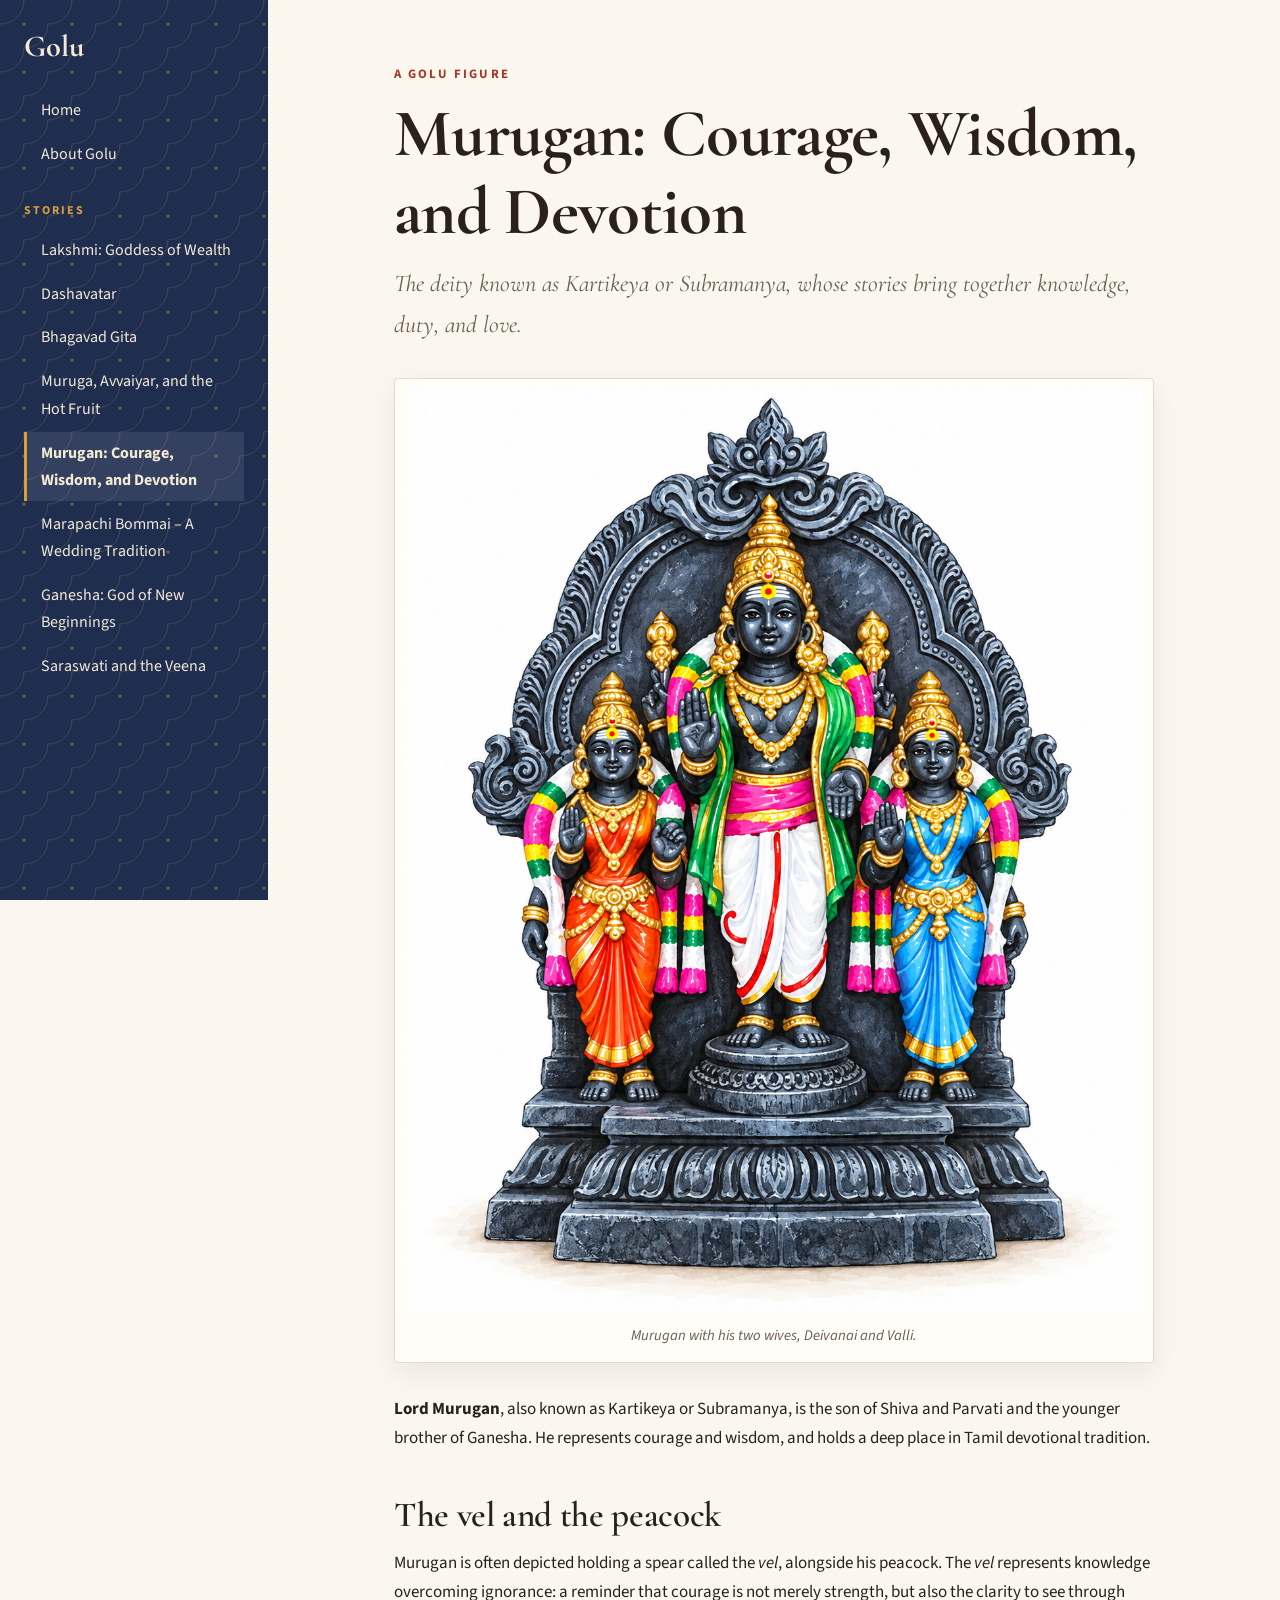
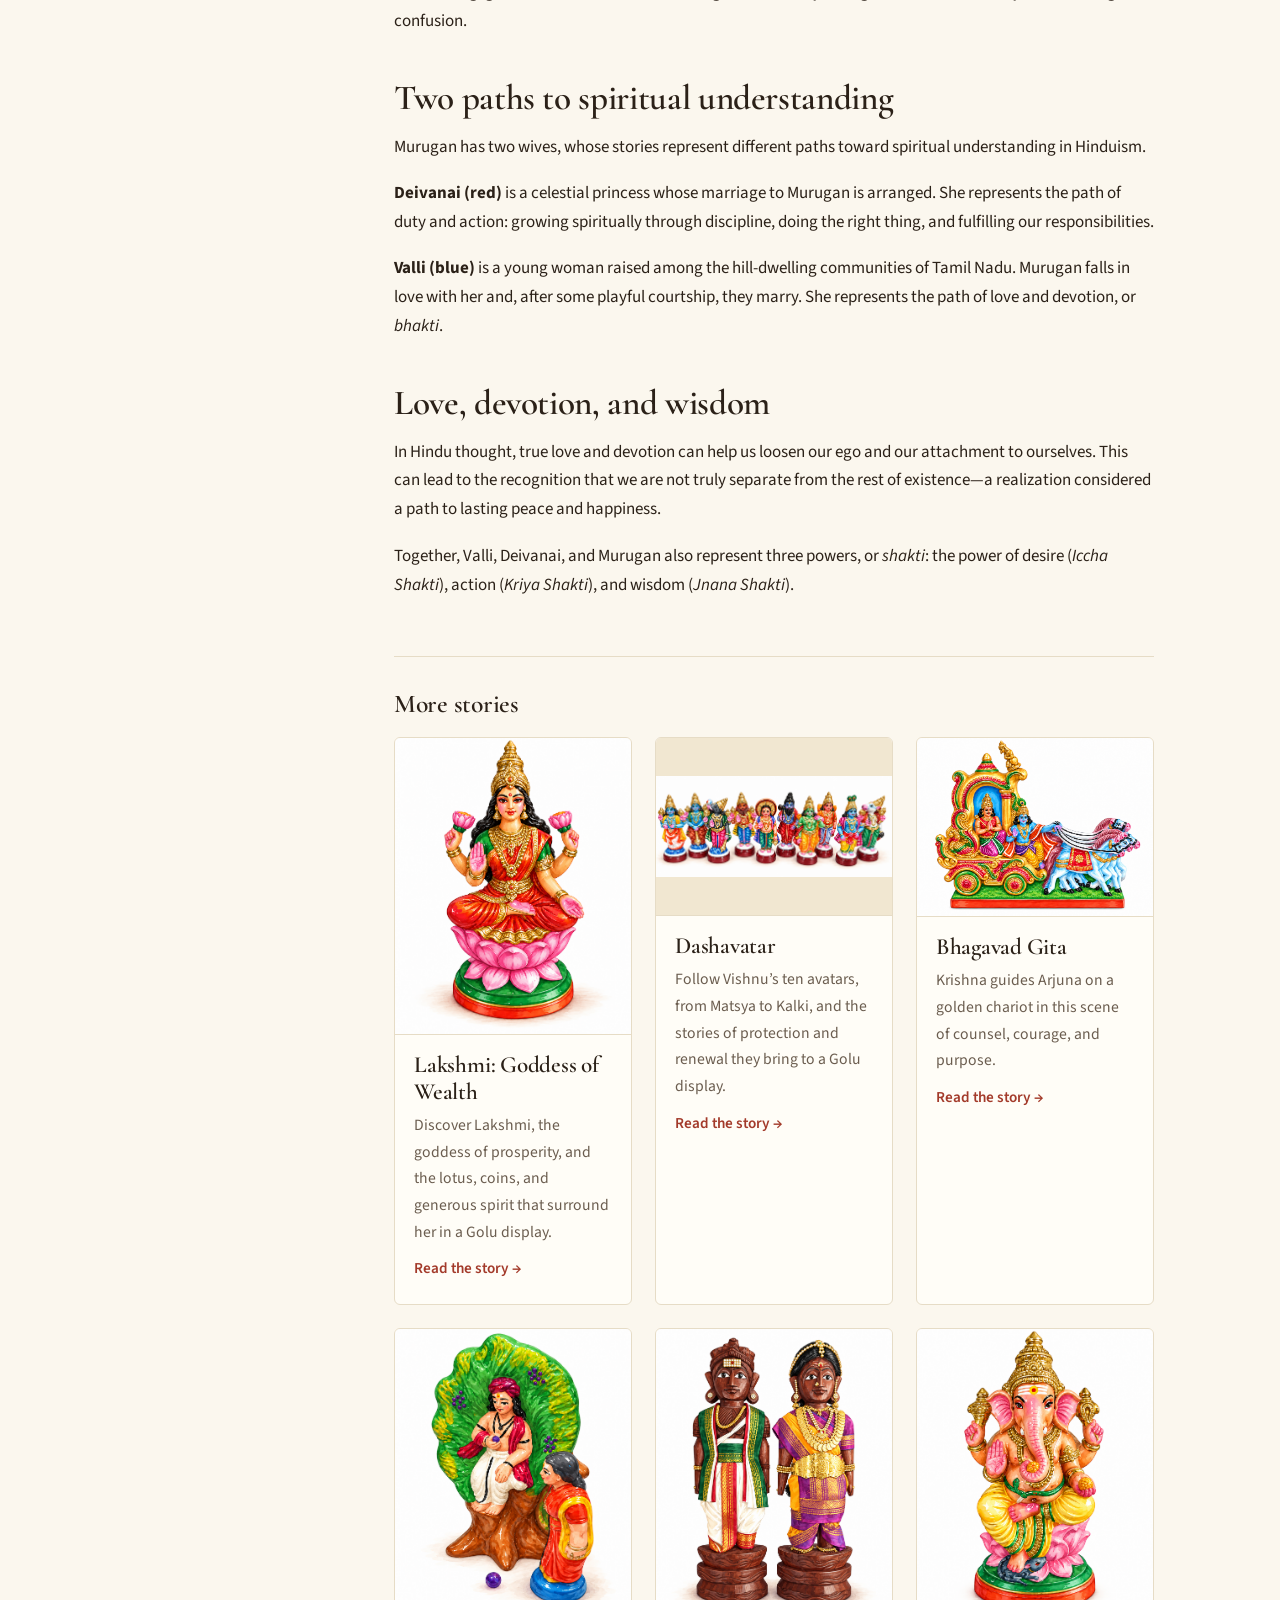
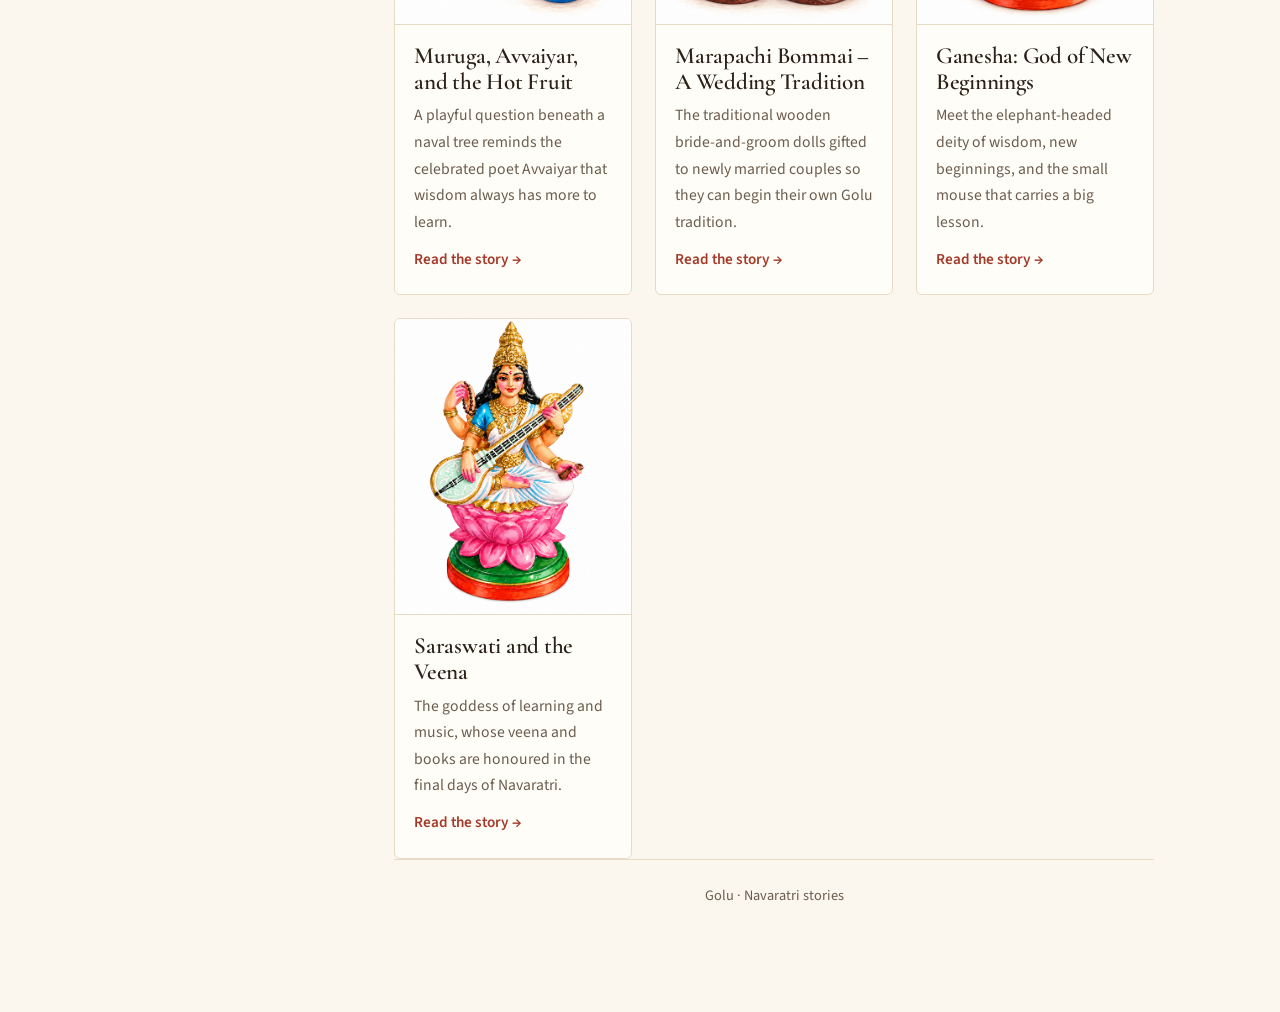
<file: stories/murugan.html>
<!doctype html>
<html lang="en">
  <head>
    <meta charset="utf-8" /><meta name="viewport" content="width=device-width, initial-scale=1" />
    <meta name="description" content="Meet Murugan, the Hindu deity of courage and wisdom, and learn about Valli and Deivanai." /><title>Murugan: Courage, Wisdom, and Devotion · Golu</title>
    <link rel="preconnect" href="https://fonts.googleapis.com" /><link rel="preconnect" href="https://fonts.gstatic.com" crossorigin />
    <link href="https://fonts.googleapis.com/css2?family=Cormorant+Garamond:wght@600;700&family=Source+Sans+3:wght@400;600;700&display=swap" rel="stylesheet" /><link rel="stylesheet" href="../assets/styles.css" />
    <script src="../assets/js/stories.js" defer></script><script src="../assets/js/site.js" defer></script>
  </head>
  <body data-root="../" data-story="murugan">
    <a class="skip-link" href="#main">Skip to story</a><div class="layout"><aside class="sidebar" data-sidebar></aside><main class="content" id="main">
      <article class="story">
        <header><p class="eyebrow">A Golu figure</p><h1>Murugan: Courage, Wisdom, and Devotion</h1><p class="subtitle">The deity known as Kartikeya or Subramanya, whose stories bring together knowledge, duty, and love.</p></header>
        <figure class="plate"><img src="../assets/images/stories/murugan/murugan.png" alt="Murugan standing between Deivanai and Valli beneath an ornate stone arch" width="1122" height="1402" /><figcaption>Murugan with his two wives, Deivanai and Valli.</figcaption></figure>
        <p><strong>Lord Murugan</strong>, also known as Kartikeya or Subramanya, is the son of Shiva and Parvati and the younger brother of Ganesha. He represents courage and wisdom, and holds a deep place in Tamil devotional tradition.</p>
        <h2>The vel and the peacock</h2><p>Murugan is often depicted holding a spear called the <em>vel</em>, alongside his peacock. The <em>vel</em> represents knowledge overcoming ignorance: a reminder that courage is not merely strength, but also the clarity to see through confusion.</p>
        <h2>Two paths to spiritual understanding</h2><p>Murugan has two wives, whose stories represent different paths toward spiritual understanding in Hinduism.</p>
        <p><strong>Deivanai (red) </strong> is a celestial princess whose marriage to Murugan is arranged. She represents the path of duty and action: growing spiritually through discipline, doing the right thing, and fulfilling our responsibilities.</p>
        <p><strong>Valli (blue) </strong> is a young woman raised among the hill-dwelling communities of Tamil Nadu. Murugan falls in love with her and, after some playful courtship, they marry. She represents the path of love and devotion, or <em>bhakti</em>.</p>
        <h2>Love, devotion, and wisdom</h2><p>In Hindu thought, true love and devotion can help us loosen our ego and our attachment to ourselves. This can lead to the recognition that we are not truly separate from the rest of existence—a realization considered a path to lasting peace and happiness.</p>
        <p>Together, Valli, Deivanai, and Murugan also represent three powers, or <em>shakti</em>: the power of desire (<em>Iccha Shakti</em>), action (<em>Kriya Shakti</em>), and wisdom (<em>Jnana Shakti</em>).</p>
      </article><nav class="story-footer" data-related aria-label="More stories"></nav><footer class="site-footer"><p>Golu · Navaratri stories</p></footer>
    </main></div>
  </body>
</html>
</file>
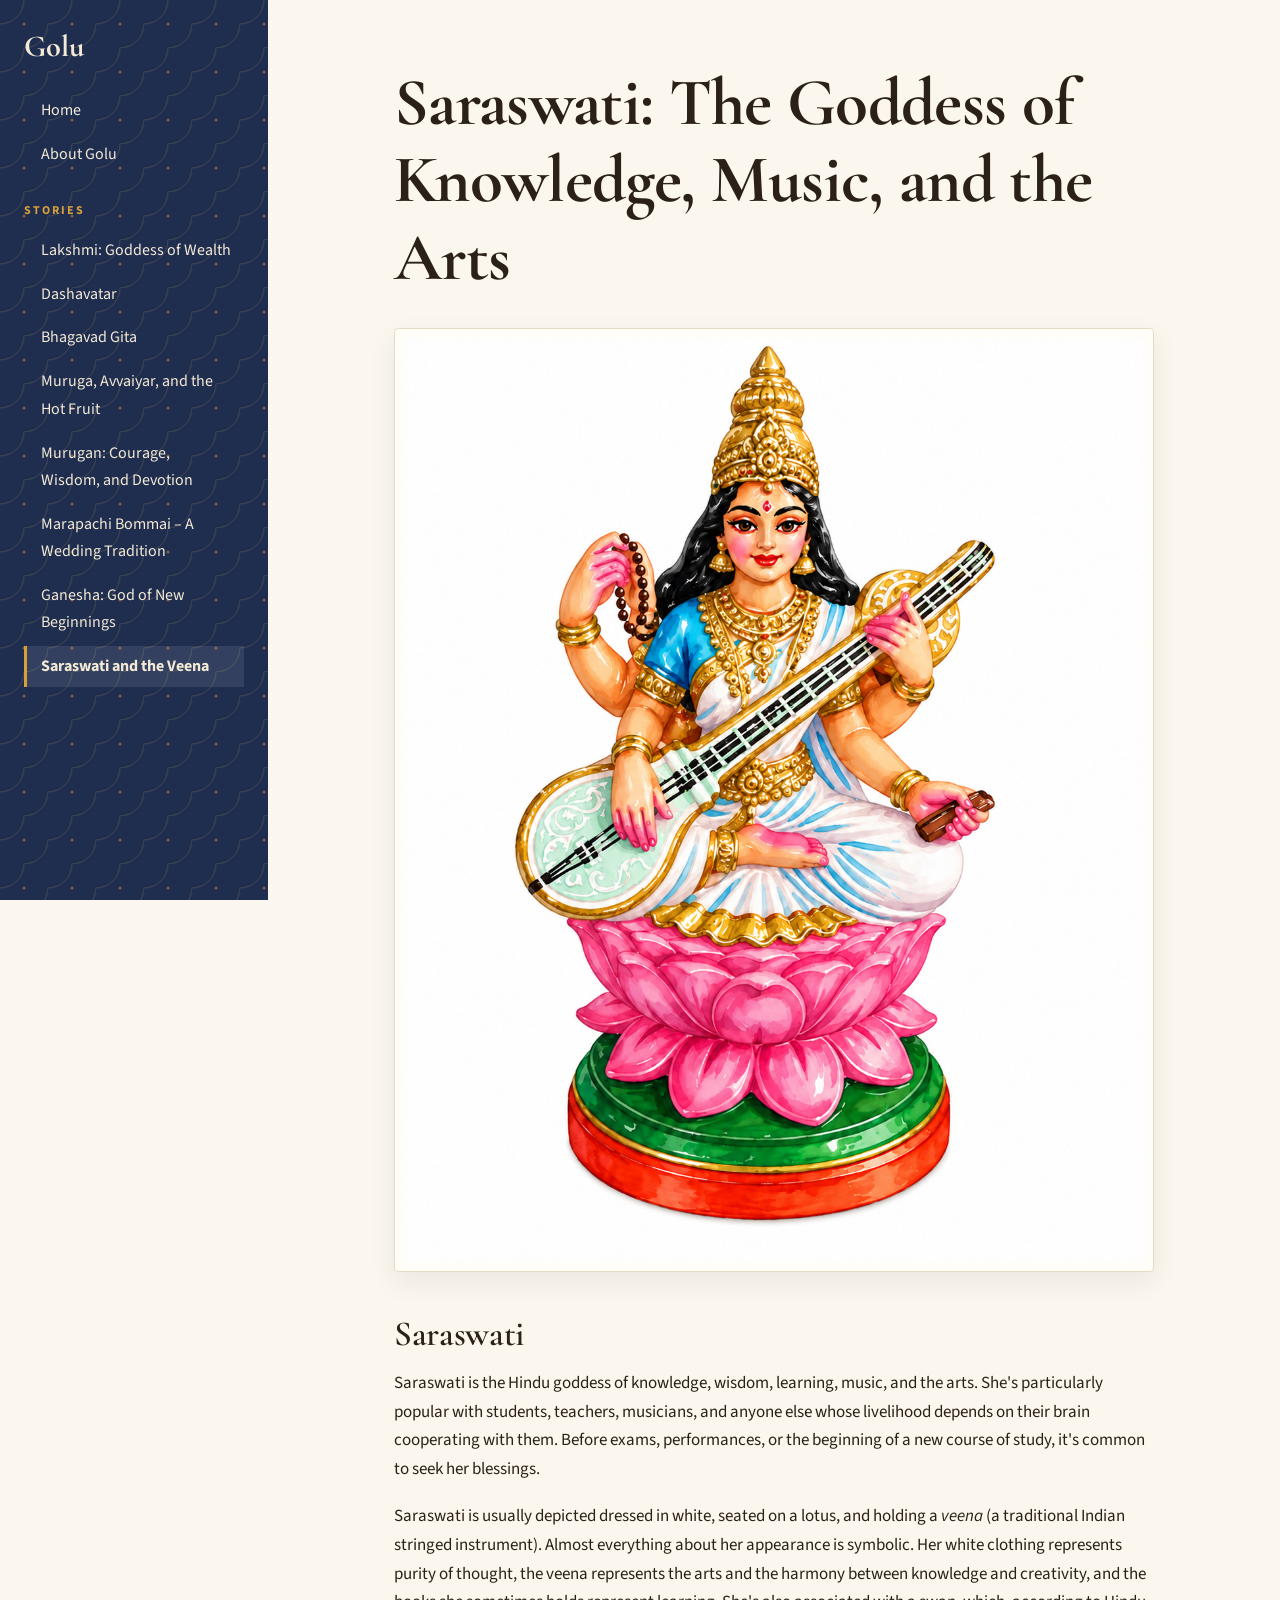
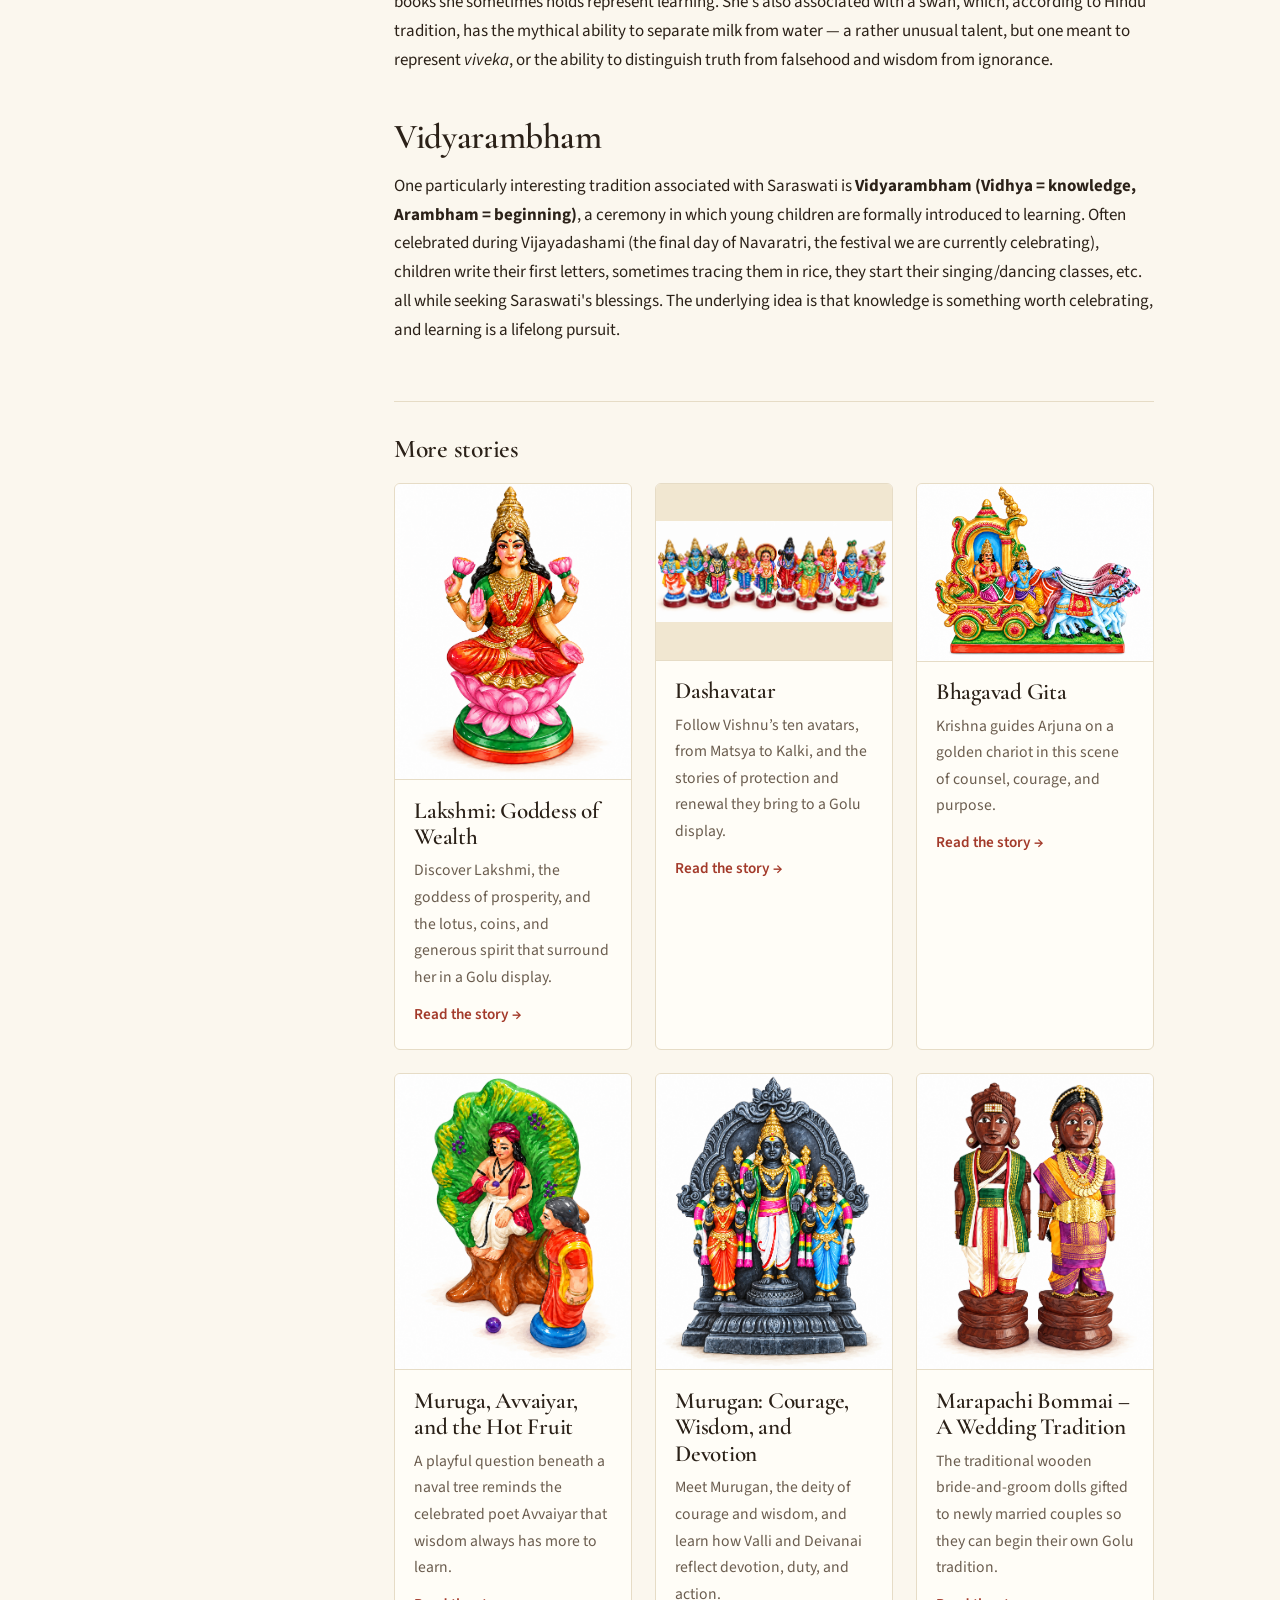
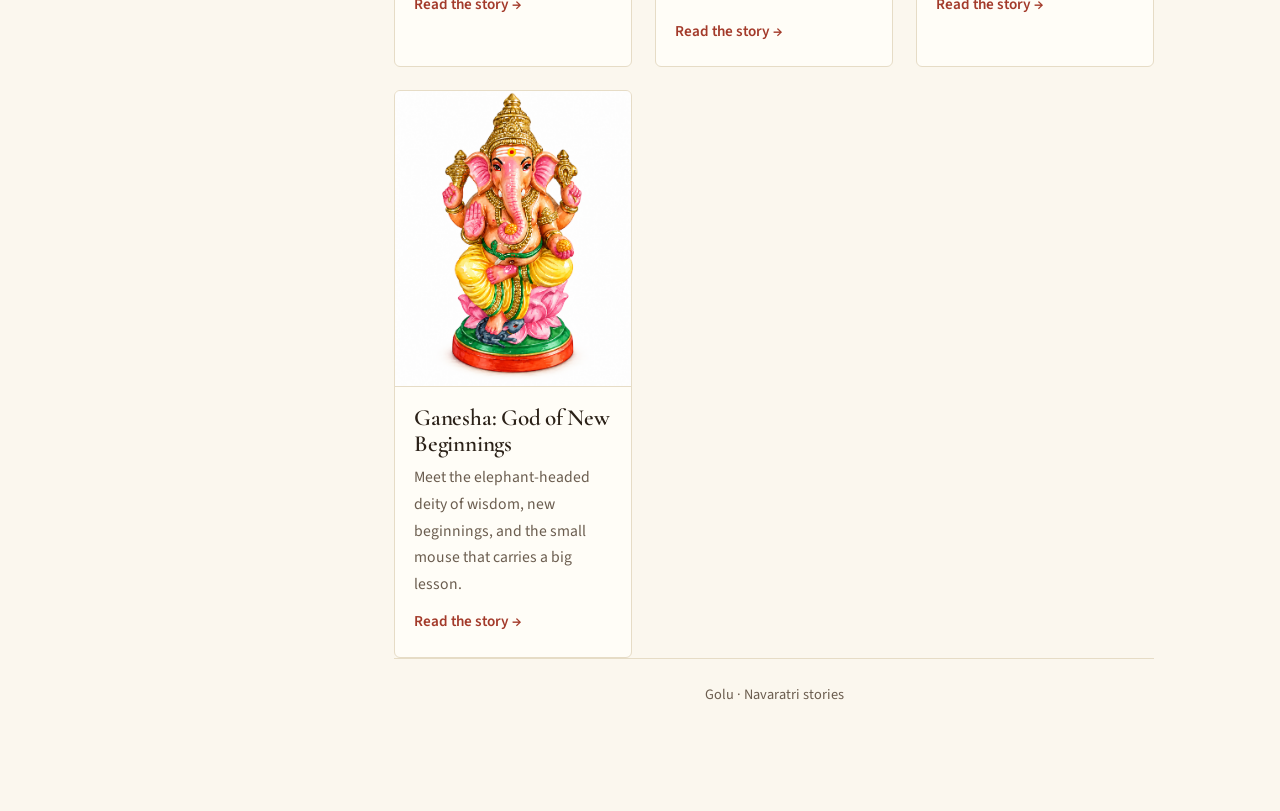
<file: stories/saraswati-and-the-veena.html>
<!doctype html>
<html lang="en">
  <head>
    <meta charset="utf-8" />
    <meta name="viewport" content="width=device-width, initial-scale=1" />
    <meta name="description" content="The goddess of learning and music, whose veena and books are honoured in the final days of Navaratri." />
    <title>Saraswati and the Veena · Golu</title>
    <link rel="preconnect" href="https://fonts.googleapis.com" />
    <link rel="preconnect" href="https://fonts.gstatic.com" crossorigin />
    <link href="https://fonts.googleapis.com/css2?family=Cormorant+Garamond:wght@600;700&family=Source+Sans+3:wght@400;600;700&display=swap" rel="stylesheet" />
    <link rel="stylesheet" href="../assets/styles.css" />
    <script src="../assets/js/stories.js" defer></script>
    <script src="../assets/js/site.js" defer></script>
  </head>
  <body data-root="../" data-story="saraswati-and-the-veena">
    <a class="skip-link" href="#main">Skip to story</a>

    <div class="layout">
      <aside class="sidebar" data-sidebar></aside>

      <main class="content" id="main">
        <article class="story">
          <header>
            <h1>Saraswati: The Goddess of Knowledge, Music, and the Arts</h1>
          </header>

          <figure class="plate">
            <img
              src="../assets/images/stories/saraswati-and-the-veena/saraswati.png"
              alt="Saraswati seated on a pink lotus, playing the veena"
              width="1122"
              height="1402"
            />
          </figure>

          <h2>Saraswati</h2>
          <p>
            Saraswati is the Hindu goddess of knowledge, wisdom, learning, music, and the arts. She's particularly popular with students, teachers, musicians, and anyone else whose livelihood depends on their brain cooperating with them. Before exams, performances, or the beginning of a new course of study, it's common to seek her blessings.
          </p>
          <p>
            Saraswati is usually depicted dressed in white, seated on a lotus, and holding a <em>veena</em> (a traditional Indian stringed instrument). Almost everything about her appearance is symbolic. Her white clothing represents purity of thought, the veena represents the arts and the harmony between knowledge and creativity, and the books she sometimes holds represent learning. She's also associated with a swan, which, according to Hindu tradition, has the mythical ability to separate milk from water — a rather unusual talent, but one meant to represent <em>viveka</em>, or the ability to distinguish truth from falsehood and wisdom from ignorance.
          </p>

          <h2>Vidyarambham</h2>
          <p>
            One particularly interesting tradition associated with Saraswati is <strong>Vidyarambham (Vidhya = knowledge, Arambham = beginning)</strong>, a ceremony in which young children are formally introduced to learning. Often celebrated during Vijayadashami (the final day of Navaratri, the festival we are currently celebrating), children write their first letters, sometimes tracing them in rice, they start their singing/dancing classes, etc. all while seeking Saraswati's blessings. The underlying idea is that knowledge is something worth celebrating, and learning is a lifelong pursuit.
          </p>
        </article>

        <nav class="story-footer" data-related aria-label="More stories"></nav>

        <footer class="site-footer">
          <p>Golu · Navaratri stories</p>
        </footer>
      </main>
    </div>
  </body>
</html>
</file>
<file: assets/styles.css>
/*
 * Golu website styles. Plain CSS, no build step.
 * Colours and fonts are set once in :root — change them there.
 */
:root {
  color-scheme: light;
  --ivory: #fbf7ee;
  --paper: #fffdf7;
  --ink: #2b2118;
  --muted: #6b5d4f;
  --vermilion: #a33a2a;
  --marigold: #d9a03a;
  --gold: #c9a866;
  --line: #e6dcc6;
  --indigo: #1f2d4f;
  --indigo-text: #f3ead6;
  --indigo-muted: #c3c8d8;
  --serif: "Cormorant Garamond", Georgia, "Times New Roman", serif;
  --sans: "Source Sans 3", system-ui, -apple-system, "Segoe UI", sans-serif;
  --kolam: url("data:image/svg+xml,%3Csvg xmlns='http://www.w3.org/2000/svg' width='48' height='48'%3E%3Cg fill='none' stroke='%23c9a866' stroke-width='1' opacity='.22'%3E%3Cpath d='M0 24A24 24 0 0 0 24 0'/%3E%3Cpath d='M48 24A24 24 0 0 1 24 48'/%3E%3C/g%3E%3Ccircle cx='24' cy='24' r='1.6' fill='%23d9a03a' opacity='.45'/%3E%3C/svg%3E");
}

* { box-sizing: border-box; }
html { scroll-behavior: smooth; }

body {
  margin: 0;
  background: var(--ivory);
  color: var(--ink);
  font: 1.0625rem/1.7 var(--sans);
}

img { display: block; max-width: 100%; height: auto; }
a { color: var(--vermilion); }
a:focus-visible, button:focus-visible {
  outline: 3px solid var(--marigold);
  outline-offset: 3px;
}

h1, h2, h3 {
  font-family: var(--serif);
  font-weight: 600;
  line-height: 1.15;
  letter-spacing: -.01em;
  margin: 0;
}
h1 { font-size: clamp(2.6rem, 7vw, 4.2rem); font-weight: 700; }
h2 { font-size: clamp(1.7rem, 3.6vw, 2.2rem); margin: 2.6rem 0 .9rem; }
h3 { font-size: 1.45rem; }
p { margin: 0 0 1.1rem; }

.skip-link {
  position: absolute;
  left: 1rem;
  top: -4rem;
  background: var(--paper);
  padding: .5rem .9rem;
  z-index: 20;
}
.skip-link:focus { top: 1rem; }

/* ---------- Eyebrow / ornament ---------- */
.eyebrow {
  margin: 0 0 .6rem;
  color: var(--vermilion);
  font-size: .8rem;
  font-weight: 700;
  letter-spacing: .16em;
  text-transform: uppercase;
}

.ornament {
  display: flex;
  align-items: center;
  gap: .8rem;
  margin: 2.6rem 0 2rem;
  color: var(--gold);
}
.ornament::before,
.ornament::after {
  content: "";
  flex: 1;
  height: 1px;
  background: var(--gold);
}
.ornament span {
  width: 9px;
  height: 9px;
  background: var(--marigold);
  transform: rotate(45deg);
}

/* ---------- Layout: sidebar + content ---------- */
.layout { display: grid; grid-template-columns: minmax(0, 1fr); }

.sidebar {
  position: relative;
  z-index: 5;
  background: var(--indigo) var(--kolam);
  color: var(--indigo-text);
}

.sidebar-head {
  display: flex;
  align-items: center;
  justify-content: space-between;
  gap: 1rem;
  padding: 1rem 1.25rem;
}

.brand {
  color: var(--indigo-text);
  text-decoration: none;
  font-family: var(--serif);
  font-size: 1.9rem;
  font-weight: 700;
  line-height: 1;
}

.nav-toggle {
  font: inherit;
  font-size: .95rem;
  color: var(--indigo-text);
  background: transparent;
  border: 1px solid var(--gold);
  border-radius: 999px;
  padding: .35rem 1rem;
  cursor: pointer;
}

.site-nav { display: none; padding: 0 1.25rem 1.5rem; }
.site-nav.is-open { display: block; }

.nav-label {
  margin: 1.6rem 0 .5rem;
  color: var(--marigold);
  font-size: .75rem;
  font-weight: 700;
  letter-spacing: .16em;
  text-transform: uppercase;
}
.site-nav ul { list-style: none; margin: 0; padding: 0; }
.site-nav li + li { margin-top: .15rem; }

.site-nav a {
  display: block;
  padding: .45rem .75rem .45rem .9rem;
  border-left: 3px solid transparent;
  color: var(--indigo-text);
  text-decoration: none;
  font-size: 1rem;
}
.site-nav a:hover { background: rgb(255 255 255 / 6%); }
.site-nav a[aria-current="page"] {
  border-left-color: var(--marigold);
  background: rgb(255 255 255 / 9%);
  font-weight: 700;
}

.content {
  width: min(100% - 2.5rem, 760px);
  margin-inline: auto;
  padding-block: 2.5rem 4rem;
}

.site-footer {
  border-top: 1px solid var(--line);
  padding: 1.5rem 0;
  color: var(--muted);
  font-size: .9rem;
  text-align: center;
}
.site-footer p { margin: 0; }

@media (min-width: 900px) {
  .layout { grid-template-columns: 268px minmax(0, 1fr); }
  .sidebar {
    position: sticky;
    top: 0;
    height: 100vh;
    overflow-y: auto;
  }
  .sidebar-head { padding: 2rem 1.5rem 1rem; display: block; }
  .nav-toggle { display: none; }
  .site-nav { display: block; padding: .5rem 1.5rem 2rem; }
  .content { padding-block: 4rem 5rem; }
}

@media (max-width: 899px) {
  .sidebar { position: sticky; top: 0; }
}

/* ---------- Plates (framed images) ---------- */
.plate {
  margin: 2rem 0;
  padding: .6rem;
  background: var(--paper);
  border: 1px solid var(--line);
  border-radius: 4px;
  box-shadow: 0 10px 28px rgb(43 33 24 / 7%);
}
.plate img { width: 100%; height: auto; border-radius: 2px; }
.plate figcaption {
  padding: .7rem .4rem .3rem;
  color: var(--muted);
  font-size: .92rem;
  font-style: italic;
  text-align: center;
}

/* ---------- Homepage ---------- */
.hero { display: grid; grid-template-columns: minmax(0, 1fr); gap: 2rem; align-items: center; padding-top: .5rem; }
.hero .lede {
  font-size: clamp(1.1rem, 2.2vw, 1.3rem);
  color: var(--muted);
  max-width: 34rem;
}
.hero-art { margin: 0; }
@media (min-width: 700px) {
  .hero { grid-template-columns: 1fr 1.1fr; }
}

.about p { max-width: 42rem; }

.story-cards {
  display: grid;
  gap: 1.4rem;
  grid-template-columns: repeat(auto-fit, minmax(min(100%, 230px), 1fr));
  margin-top: 1.2rem;
}

.story-card {
  display: flex;
  flex-direction: column;
  height: 100%;
  background: var(--paper);
  border: 1px solid var(--line);
  border-radius: 6px;
  color: var(--ink);
  text-decoration: none;
  overflow: hidden;
  transition: transform .15s ease, box-shadow .15s ease;
}
.story-card:hover {
  transform: translateY(-2px);
  box-shadow: 0 10px 24px rgb(43 33 24 / 10%);
}
.story-card .thumb {
  aspect-ratio: 4 / 3;
  background: #f1e7d1;
  border-bottom: 1px solid var(--line);
}
.story-card .thumb img { width: 100%; height: 100%; object-fit: contain; }
.story-card-body { padding: 1.1rem 1.2rem 1.3rem; }
.story-card-body h3 { color: var(--ink); margin-bottom: .4rem; }
.story-card-body p { margin: 0; color: var(--muted); font-size: .98rem; }
.story-card-body .more {
  display: inline-block;
  margin-top: .7rem;
  color: var(--vermilion);
  font-weight: 600;
  font-size: .95rem;
}

/* ---------- Story pages ---------- */
.story header { margin-bottom: 1.6rem; }
.story .subtitle {
  margin-top: .9rem;
  font-family: var(--serif);
  font-size: clamp(1.25rem, 2.6vw, 1.5rem);
  font-style: italic;
  color: var(--muted);
}
.story h2 { color: var(--ink); }

.story-footer {
  margin-top: 3.5rem;
  padding-top: 2rem;
  border-top: 1px solid var(--line);
}
.story-footer h2 { margin-top: 0; font-size: 1.6rem; }
.back-home { margin-bottom: 1.2rem; font-weight: 600; }

/* ---------- Small screens ---------- */
@media (max-width: 480px) {
  .content { width: min(100% - 2rem, 760px); }
  .plate { margin-inline: -.2rem; }
}

@media (prefers-reduced-motion: reduce) {
  html { scroll-behavior: auto; }
  .story-card { transition: none; }
}
</file>
